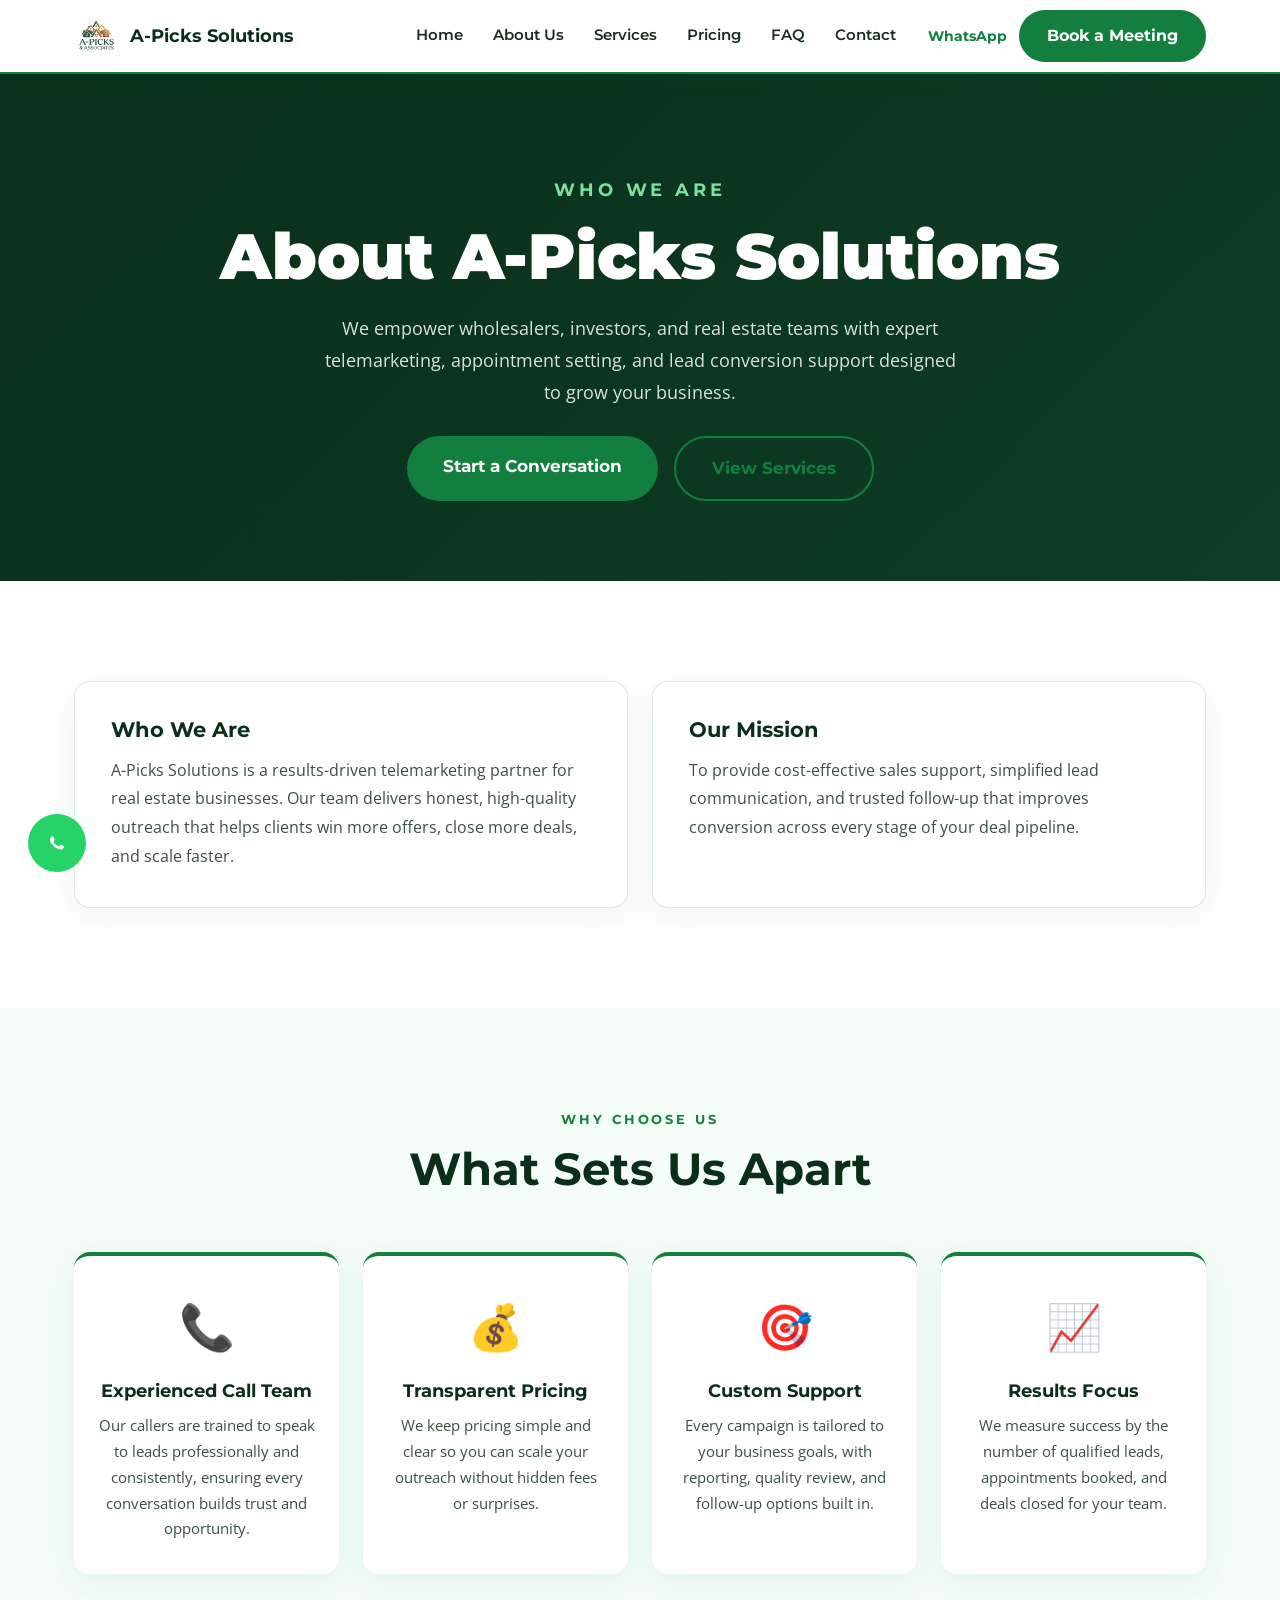
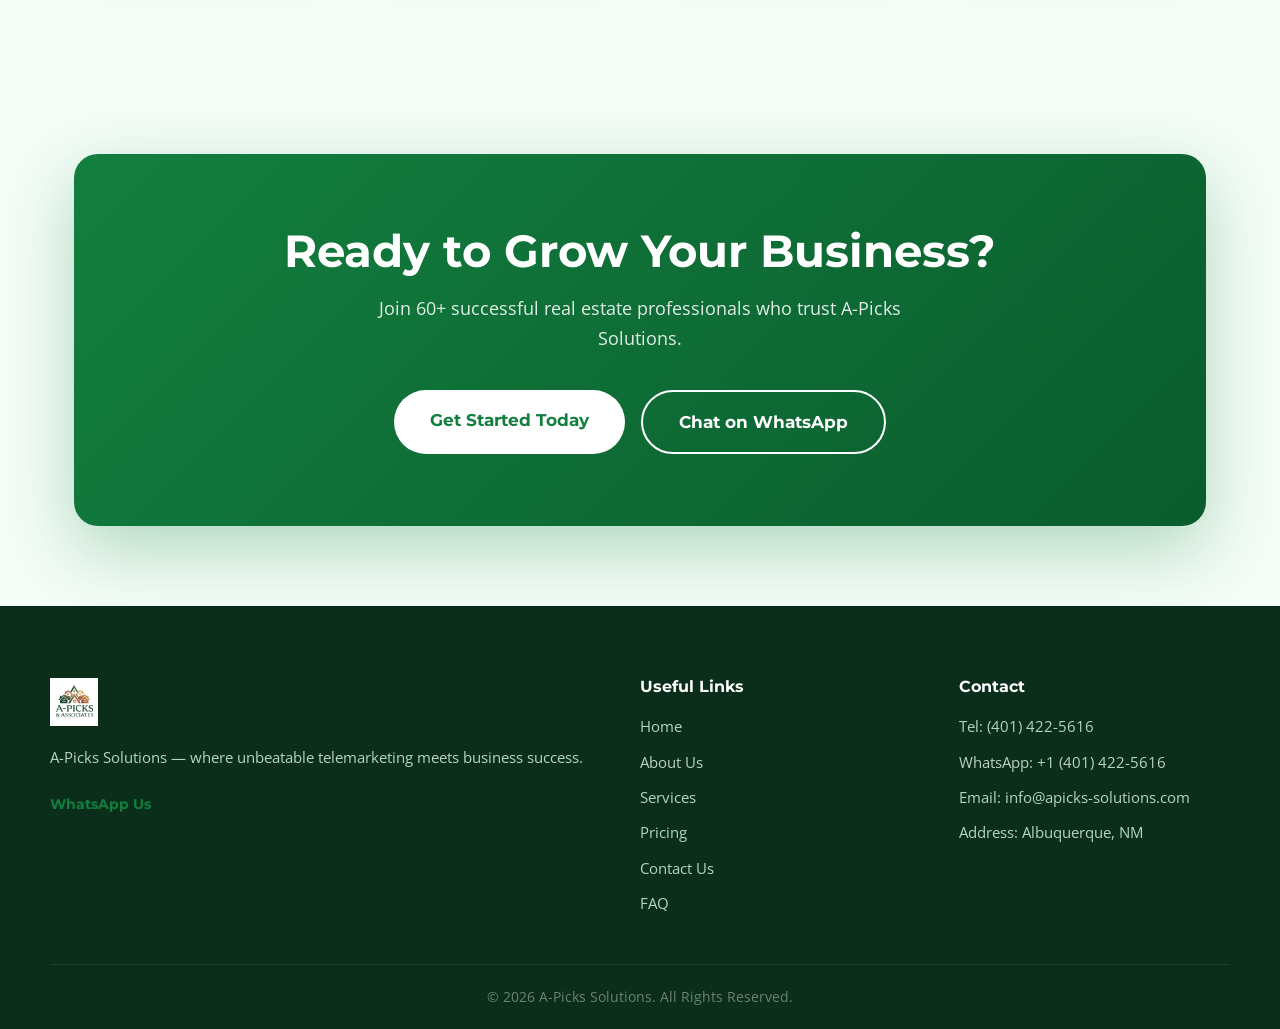
<file: about-us.html>
<!DOCTYPE html>
<html lang="en">
<head>
  <meta charset="utf-8" />
  <meta name="viewport" content="width=device-width, initial-scale=1.0" />
  <title>About A-Picks Solutions | Real Estate Telemarketing and Sales Support</title>
  <meta name="description" content="Learn how A-Picks Solutions supports wholesalers and investors with expert calling, appointment setting, and acquisition management." />
  <meta name="robots" content="index, follow" />
  <link rel="preconnect" href="https://fonts.googleapis.com" />
  <link rel="preconnect" href="https://fonts.gstatic.com" crossorigin />
  <link href="https://fonts.googleapis.com/css2?family=Montserrat:wght@400;600;700;900&family=Open+Sans:wght@400;600&display=swap" rel="stylesheet" />
  <link rel="stylesheet" href="style.css" />
</head>
<body>

  <header id="site-header">
    <div class="header-inner">
      <div class="logo">
        <img src="40032cae-659b-45c8-bc1c-b05bab68e783.jpg" alt="A-Picks Solutions logo" class="brand-logo" />
        <span class="logo-text">A-Picks Solutions</span>
      </div>
      <nav class="main-nav" id="mainNav">
        <a href="/">Home</a>
        <a href="/about-us">About Us</a>
        <a href="/services">Services</a>
        <a href="/pricing">Pricing</a>
        <a href="/fqa">FAQ</a>
        <a href="/contact-us">Contact</a>
      </nav>
      <div class="header-actions">
        <a href="https://wa.me/14014225616" target="_blank" class="wa-link">WhatsApp</a>
        <a class="btn-primary" href="/contact-us">Book a Meeting</a>
      </div>
      <button class="nav-toggle" id="navToggle" aria-label="Open menu">
        <span class="bar"></span><span class="bar"></span><span class="bar"></span>
      </button>
    </div>
  </header>

  <!-- PAGE HERO -->
  <section class="page-hero-section">
    <div class="container">
      <p class="section-eyebrow">Who We Are</p>
      <h1>About A-Picks Solutions</h1>
      <p>We empower wholesalers, investors, and real estate teams with expert telemarketing, appointment setting, and lead conversion support designed to grow your business.</p>
      <div class="hero-btns" style="margin-top:28px;">
        <a class="btn-primary btn-lg" href="/contact-us">Start a Conversation</a>
        <a class="btn-outline-green btn-lg" href="/services">View Services</a>
      </div>
    </div>
  </section>

  <!-- WHO WE ARE -->
  <section class="what-section">
    <div class="container">
      <div class="about-grid">
        <div class="contact-card animate-on-scroll">
          <h3>Who We Are</h3>
          <p>A-Picks Solutions is a results-driven telemarketing partner for real estate businesses. Our team delivers honest, high-quality outreach that helps clients win more offers, close more deals, and scale faster.</p>
        </div>
        <div class="contact-card animate-on-scroll">
          <h3>Our Mission</h3>
          <p>To provide cost-effective sales support, simplified lead communication, and trusted follow-up that improves conversion across every stage of your deal pipeline.</p>
        </div>
      </div>
    </div>
  </section>

  <!-- WHY CHOOSE US -->
  <section class="why-section">
    <div class="container">
      <div class="section-head">
        <p class="section-eyebrow">Why Choose Us</p>
        <h2>What Sets Us Apart</h2>
      </div>
      <div class="why-grid">
        <div class="why-card animate-on-scroll">
          <div class="why-icon">📞</div>
          <h3>Experienced Call Team</h3>
          <p>Our callers are trained to speak to leads professionally and consistently, ensuring every conversation builds trust and opportunity.</p>
        </div>
        <div class="why-card animate-on-scroll">
          <div class="why-icon">💰</div>
          <h3>Transparent Pricing</h3>
          <p>We keep pricing simple and clear so you can scale your outreach without hidden fees or surprises.</p>
        </div>
        <div class="why-card animate-on-scroll">
          <div class="why-icon">🎯</div>
          <h3>Custom Support</h3>
          <p>Every campaign is tailored to your business goals, with reporting, quality review, and follow-up options built in.</p>
        </div>
        <div class="why-card animate-on-scroll">
          <div class="why-icon">📈</div>
          <h3>Results Focus</h3>
          <p>We measure success by the number of qualified leads, appointments booked, and deals closed for your team.</p>
        </div>
      </div>
    </div>
  </section>

  <!-- CTA -->
  <section class="cta-section">
    <div class="container">
      <div class="cta-box">
        <h2>Ready to Grow Your Business?</h2>
        <p>Join 60+ successful real estate professionals who trust A-Picks Solutions.</p>
        <div class="cta-btns">
          <a href="/contact-us" class="btn-primary btn-lg">Get Started Today</a>
          <a href="https://wa.me/14014225616" target="_blank" class="btn-outline btn-lg">Chat on WhatsApp</a>
        </div>
      </div>
    </div>
  </section>

  <footer>
    <div class="footer-inner">
      <div class="footer-brand">
        <img src="40032cae-659b-45c8-bc1c-b05bab68e783.jpg" alt="A-Picks Solutions" class="footer-logo" />
        <p>A-Picks Solutions &#8212; where unbeatable telemarketing meets business success.</p>
        <a href="https://wa.me/14014225616" target="_blank" class="wa-link">WhatsApp Us</a>
      </div>
      <div class="footer-links">
        <h4>Useful Links</h4>
        <a href="/">Home</a>
        <a href="/about-us">About Us</a>
        <a href="/services">Services</a>
        <a href="/pricing">Pricing</a>
        <a href="/contact-us">Contact Us</a>
        <a href="/fqa">FAQ</a>
      </div>
      <div class="footer-contact">
        <h4>Contact</h4>
        <p>Tel: (401) 422-5616</p>
        <p>WhatsApp: +1 (401) 422-5616</p>
        <p>Email: info@apicks-solutions.com</p>
        <p>Address: Albuquerque, NM</p>
      </div>
    </div>
    <div class="footer-bottom">
      <p>&#169; 2026 A-Picks Solutions. All Rights Reserved.</p>
    </div>
  </footer>

  <a class="whatsapp-float" href="https://wa.me/14014225616" target="_blank" aria-label="Chat on WhatsApp">
    <svg viewBox="0 0 24 24" xmlns="http://www.w3.org/2000/svg"><path d="M17.472 14.382c-.297-.149-1.758-.867-2.03-.967-.273-.099-.472-.148-.672.149-.198.297-.768.966-.94 1.164-.173.198-.347.223-.644.075-.297-.149-1.255-.462-2.39-1.475-.883-.788-1.48-1.761-1.653-2.059-.173-.297-.018-.458.13-.606.134-.133.297-.347.446-.52.149-.174.198-.297.298-.495.099-.198.05-.372-.025-.521-.075-.149-.672-1.612-.92-2.207-.242-.579-.487-.5-.672-.51l-.573-.01c-.198 0-.52.074-.792.372-.273.297-1.042 1.017-1.042 2.479 0 1.462 1.066 2.875 1.213 3.074.149.198 2.1 3.2 5.076 4.487.709.306 1.262.489 1.693.626.712.226 1.36.194 1.872.118.571-.084 1.758-.719 2.006-1.413.248-.694.248-1.289.173-1.414-.074-.124-.272-.198-.57-.347z"/></svg>
  </a>

  <script src="script.js"></script>
</body>
</html>
</file>
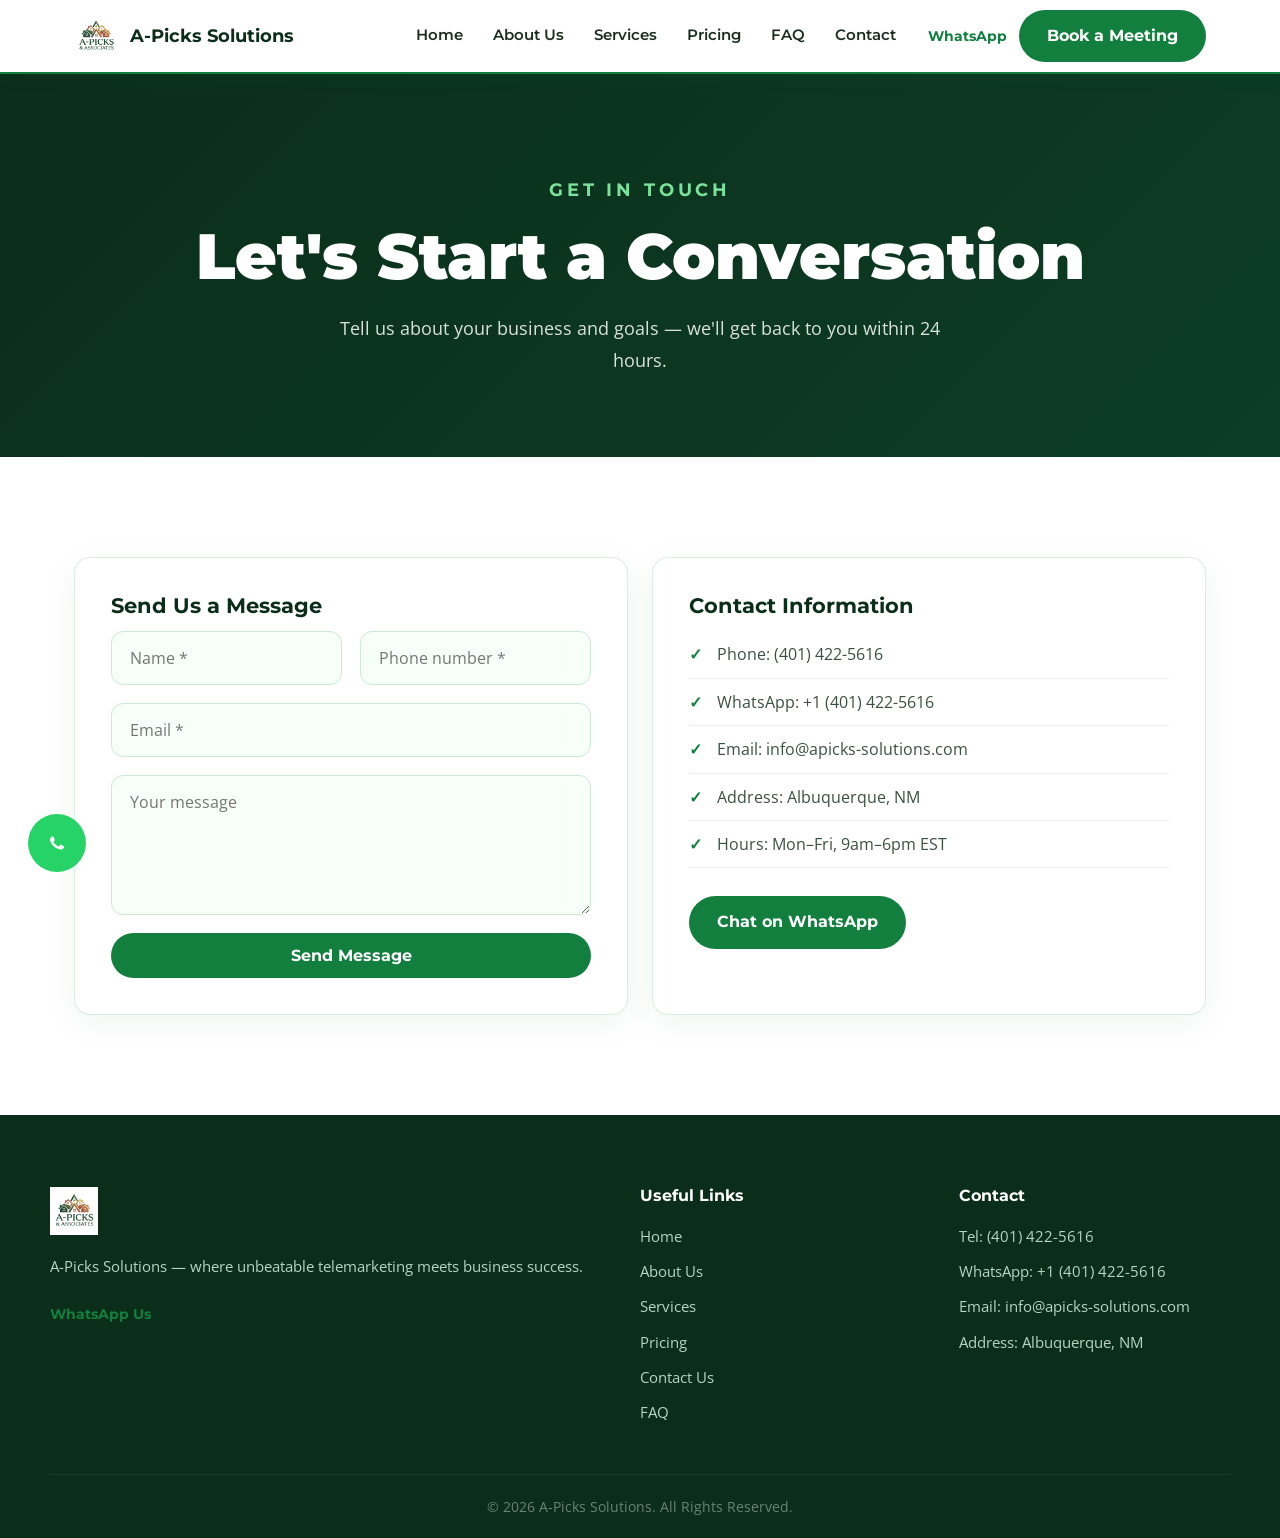
<file: contact-us.html>
<!DOCTYPE html>
<html lang="en">
<head>
  <meta charset="utf-8" />
  <meta name="viewport" content="width=device-width, initial-scale=1.0" />
  <title>Contact Us | A-Picks Solutions</title>
  <meta name="description" content="Get in touch with A-Picks Solutions for real estate cold calling, appointment setting, and acquisition support." />
  <meta name="robots" content="index, follow" />
  <link rel="preconnect" href="https://fonts.googleapis.com" />
  <link rel="preconnect" href="https://fonts.gstatic.com" crossorigin />
  <link href="https://fonts.googleapis.com/css2?family=Montserrat:wght@400;600;700;900&family=Open+Sans:wght@400;600&display=swap" rel="stylesheet" />
  <link rel="stylesheet" href="style.css" />
</head>
<body>

  <header id="site-header">
    <div class="header-inner">
      <div class="logo">
        <img src="40032cae-659b-45c8-bc1c-b05bab68e783.jpg" alt="A-Picks Solutions logo" class="brand-logo" />
        <span class="logo-text">A-Picks Solutions</span>
      </div>
      <nav class="main-nav" id="mainNav">
        <a href="/">Home</a>
        <a href="/about-us">About Us</a>
        <a href="/services">Services</a>
        <a href="/pricing">Pricing</a>
        <a href="/fqa">FAQ</a>
        <a href="/contact-us">Contact</a>
      </nav>
      <div class="header-actions">
        <a href="https://wa.me/14014225616" target="_blank" class="wa-link">WhatsApp</a>
        <a class="btn-primary" href="/contact-us">Book a Meeting</a>
      </div>
      <button class="nav-toggle" id="navToggle" aria-label="Open menu">
        <span class="bar"></span><span class="bar"></span><span class="bar"></span>
      </button>
    </div>
  </header>

  <section class="page-hero-section">
    <div class="container">
      <p class="section-eyebrow">Get In Touch</p>
      <h1>Let's Start a Conversation</h1>
      <p>Tell us about your business and goals — we'll get back to you within 24 hours.</p>
    </div>
  </section>

  <section class="what-section">
    <div class="container">
      <div class="about-grid">
        <div class="contact-card animate-on-scroll">
          <h3>Send Us a Message</h3>
          <form class="contact-form" action="https://formspree.io/f/mbdeqevq" method="POST">
            <input type="hidden" name="_subject" value="New Message from A-Picks Solutions" />
            <div class="form-row">
              <input name="name" type="text" placeholder="Name *" required />
              <input name="phone" type="tel" placeholder="Phone number *" required />
            </div>
            <input name="email" type="email" placeholder="Email *" required />
            <textarea name="message" placeholder="Your message" required></textarea>
            <button type="submit" class="btn-primary">Send Message</button>
          </form>
        </div>
        <div class="contact-card animate-on-scroll">
          <h3>Contact Information</h3>
          <ul class="mission-list">
            <li>Phone: (401) 422-5616</li>
            <li>WhatsApp: +1 (401) 422-5616</li>
            <li>Email: info@apicks-solutions.com</li>
            <li>Address: Albuquerque, NM</li>
            <li>Hours: Mon&ndash;Fri, 9am&ndash;6pm EST</li>
          </ul>
          <a href="https://wa.me/14014225616" target="_blank" class="btn-primary" style="margin-top:20px;display:inline-block;">Chat on WhatsApp</a>
        </div>
      </div>
    </div>
  </section>

  <footer>
    <div class="footer-inner">
      <div class="footer-brand">
        <img src="40032cae-659b-45c8-bc1c-b05bab68e783.jpg" alt="A-Picks Solutions" class="footer-logo" />
        <p>A-Picks Solutions &#8212; where unbeatable telemarketing meets business success.</p>
        <a href="https://wa.me/14014225616" target="_blank" class="wa-link">WhatsApp Us</a>
      </div>
      <div class="footer-links">
        <h4>Useful Links</h4>
        <a href="/">Home</a>
        <a href="/about-us">About Us</a>
        <a href="/services">Services</a>
        <a href="/pricing">Pricing</a>
        <a href="/contact-us">Contact Us</a>
        <a href="/fqa">FAQ</a>
      </div>
      <div class="footer-contact">
        <h4>Contact</h4>
        <p>Tel: (401) 422-5616</p>
        <p>WhatsApp: +1 (401) 422-5616</p>
        <p>Email: info@apicks-solutions.com</p>
        <p>Address: Albuquerque, NM</p>
      </div>
    </div>
    <div class="footer-bottom">
      <p>&#169; 2026 A-Picks Solutions. All Rights Reserved.</p>
    </div>
  </footer>

  <a class="whatsapp-float" href="https://wa.me/14014225616" target="_blank" aria-label="Chat on WhatsApp">
    <svg viewBox="0 0 24 24" xmlns="http://www.w3.org/2000/svg"><path d="M17.472 14.382c-.297-.149-1.758-.867-2.03-.967-.273-.099-.472-.148-.672.149-.198.297-.768.966-.94 1.164-.173.198-.347.223-.644.075-.297-.149-1.255-.462-2.39-1.475-.883-.788-1.48-1.761-1.653-2.059-.173-.297-.018-.458.13-.606.134-.133.297-.347.446-.52.149-.174.198-.297.298-.495.099-.198.05-.372-.025-.521-.075-.149-.672-1.612-.92-2.207-.242-.579-.487-.5-.672-.51l-.573-.01c-.198 0-.52.074-.792.372-.273.297-1.042 1.017-1.042 2.479 0 1.462 1.066 2.875 1.213 3.074.149.198 2.1 3.2 5.076 4.487.709.306 1.262.489 1.693.626.712.226 1.36.194 1.872.118.571-.084 1.758-.719 2.006-1.413.248-.694.248-1.289.173-1.414-.074-.124-.272-.198-.57-.347z"/></svg>
  </a>

  <script src="script.js"></script>
</body>
</html>
</file>
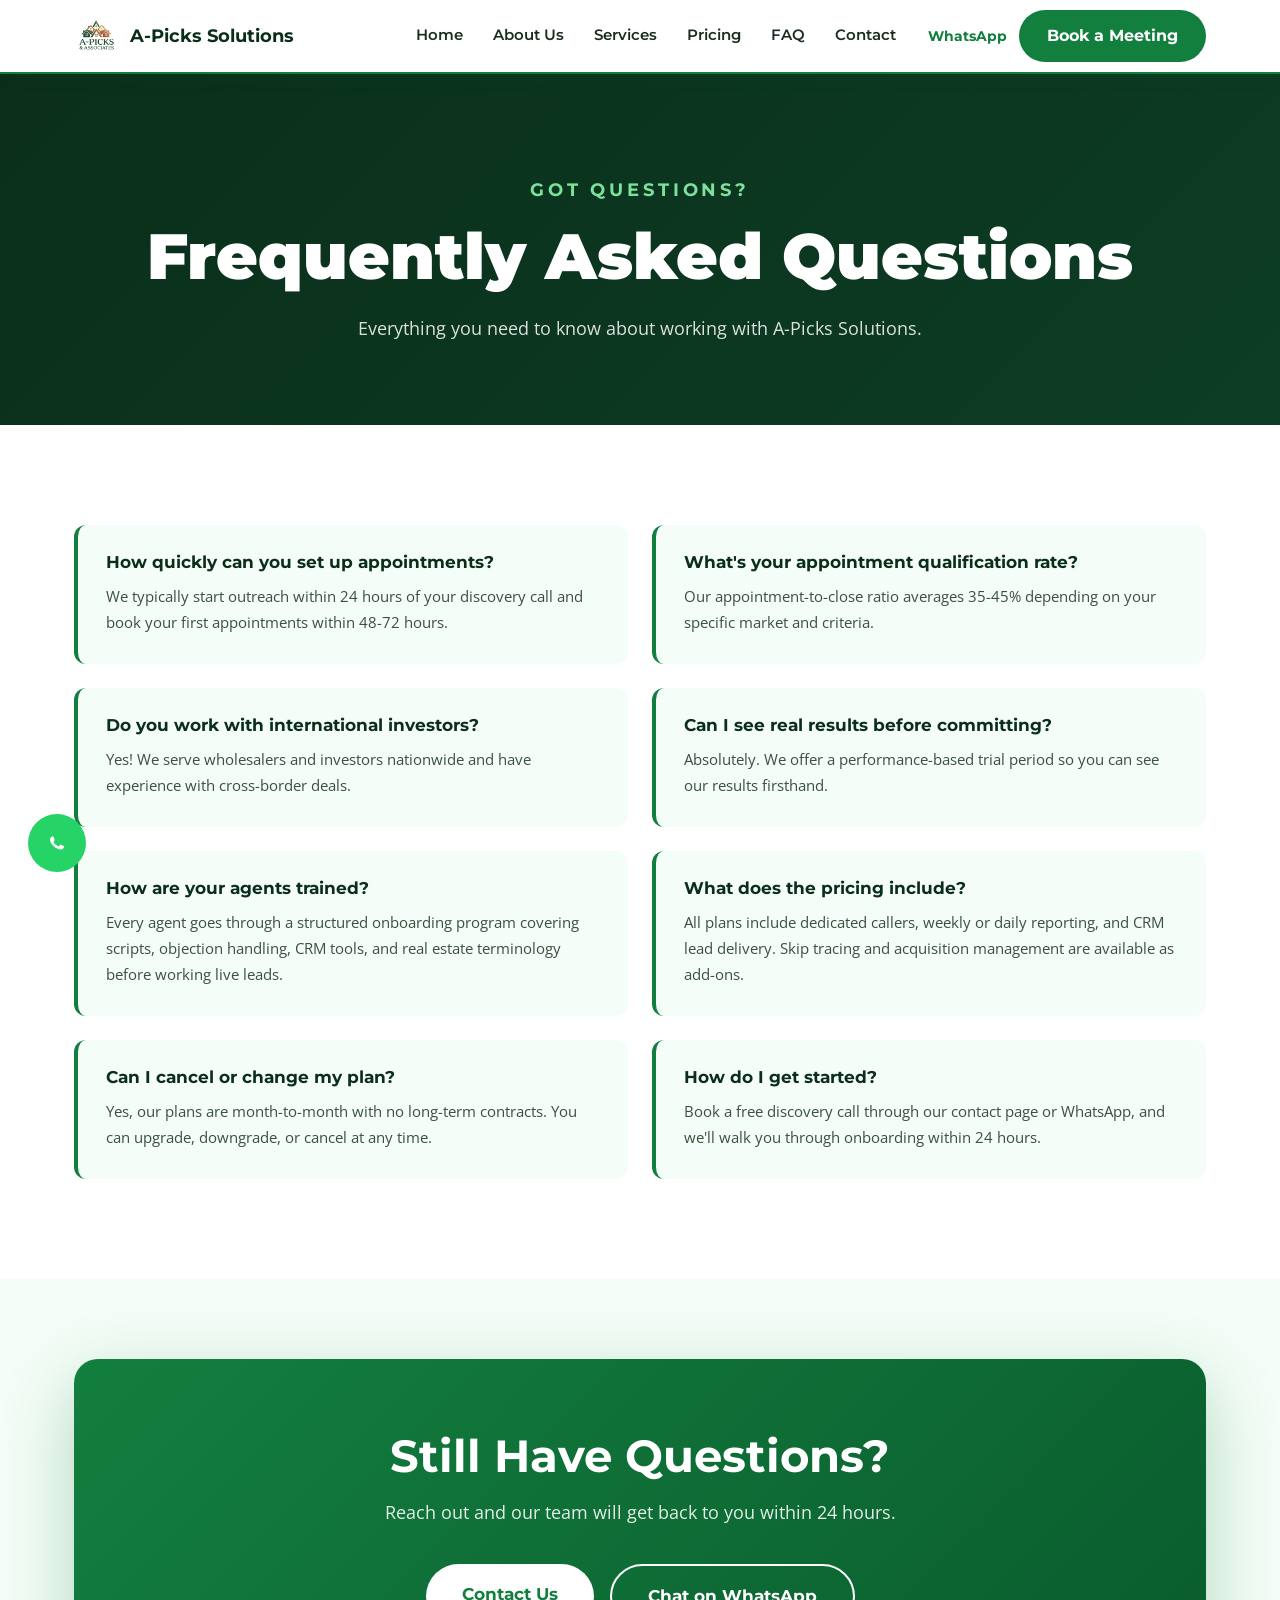
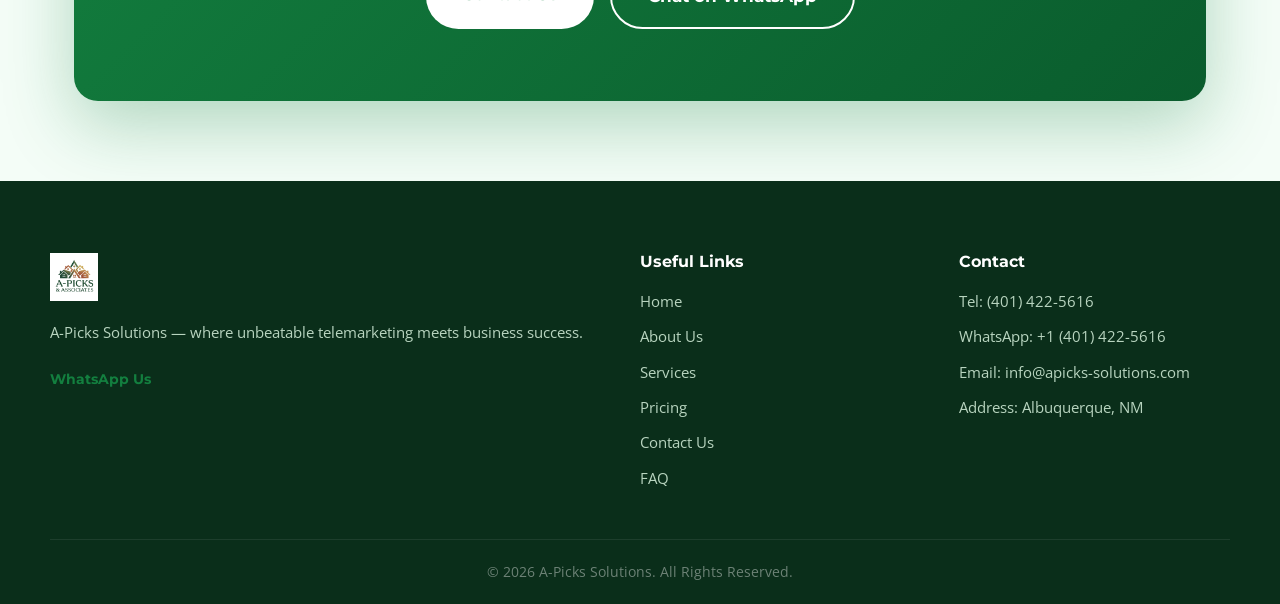
<file: fqa.html>
<!DOCTYPE html>
<html lang="en">
<head>
  <meta charset="utf-8" />
  <meta name="viewport" content="width=device-width, initial-scale=1.0" />
  <title>FAQ | A-Picks Solutions</title>
  <meta name="description" content="Frequently asked questions about A-Picks Solutions' real estate cold calling, appointment setting, and acquisition support services." />
  <meta name="robots" content="index, follow" />
  <link rel="preconnect" href="https://fonts.googleapis.com" />
  <link rel="preconnect" href="https://fonts.gstatic.com" crossorigin />
  <link href="https://fonts.googleapis.com/css2?family=Montserrat:wght@400;600;700;900&family=Open+Sans:wght@400;600&display=swap" rel="stylesheet" />
  <link rel="stylesheet" href="style.css" />
</head>
<body>

  <header id="site-header">
    <div class="header-inner">
      <div class="logo">
        <img src="40032cae-659b-45c8-bc1c-b05bab68e783.jpg" alt="A-Picks Solutions logo" class="brand-logo" />
        <span class="logo-text">A-Picks Solutions</span>
      </div>
      <nav class="main-nav" id="mainNav">
        <a href="/">Home</a>
        <a href="/about-us">About Us</a>
        <a href="/services">Services</a>
        <a href="/pricing">Pricing</a>
        <a href="/fqa">FAQ</a>
        <a href="/contact-us">Contact</a>
      </nav>
      <div class="header-actions">
        <a href="https://wa.me/14014225616" target="_blank" class="wa-link">WhatsApp</a>
        <a class="btn-primary" href="/contact-us">Book a Meeting</a>
      </div>
      <button class="nav-toggle" id="navToggle" aria-label="Open menu">
        <span class="bar"></span><span class="bar"></span><span class="bar"></span>
      </button>
    </div>
  </header>

  <section class="page-hero-section">
    <div class="container">
      <p class="section-eyebrow">Got Questions?</p>
      <h1>Frequently Asked Questions</h1>
      <p>Everything you need to know about working with A-Picks Solutions.</p>
    </div>
  </section>

  <section class="faq-section">
    <div class="container">
      <div class="faq-grid">
        <div class="faq-item animate-on-scroll">
          <h4>How quickly can you set up appointments?</h4>
          <p>We typically start outreach within 24 hours of your discovery call and book your first appointments within 48-72 hours.</p>
        </div>
        <div class="faq-item animate-on-scroll">
          <h4>What's your appointment qualification rate?</h4>
          <p>Our appointment-to-close ratio averages 35-45% depending on your specific market and criteria.</p>
        </div>
        <div class="faq-item animate-on-scroll">
          <h4>Do you work with international investors?</h4>
          <p>Yes! We serve wholesalers and investors nationwide and have experience with cross-border deals.</p>
        </div>
        <div class="faq-item animate-on-scroll">
          <h4>Can I see real results before committing?</h4>
          <p>Absolutely. We offer a performance-based trial period so you can see our results firsthand.</p>
        </div>
        <div class="faq-item animate-on-scroll">
          <h4>How are your agents trained?</h4>
          <p>Every agent goes through a structured onboarding program covering scripts, objection handling, CRM tools, and real estate terminology before working live leads.</p>
        </div>
        <div class="faq-item animate-on-scroll">
          <h4>What does the pricing include?</h4>
          <p>All plans include dedicated callers, weekly or daily reporting, and CRM lead delivery. Skip tracing and acquisition management are available as add-ons.</p>
        </div>
        <div class="faq-item animate-on-scroll">
          <h4>Can I cancel or change my plan?</h4>
          <p>Yes, our plans are month-to-month with no long-term contracts. You can upgrade, downgrade, or cancel at any time.</p>
        </div>
        <div class="faq-item animate-on-scroll">
          <h4>How do I get started?</h4>
          <p>Book a free discovery call through our contact page or WhatsApp, and we'll walk you through onboarding within 24 hours.</p>
        </div>
      </div>
    </div>
  </section>

  <section class="cta-section">
    <div class="container">
      <div class="cta-box">
        <h2>Still Have Questions?</h2>
        <p>Reach out and our team will get back to you within 24 hours.</p>
        <div class="cta-btns">
          <a href="/contact-us" class="btn-primary btn-lg">Contact Us</a>
          <a href="https://wa.me/14014225616" target="_blank" class="btn-outline btn-lg">Chat on WhatsApp</a>
        </div>
      </div>
    </div>
  </section>

  <footer>
    <div class="footer-inner">
      <div class="footer-brand">
        <img src="40032cae-659b-45c8-bc1c-b05bab68e783.jpg" alt="A-Picks Solutions" class="footer-logo" />
        <p>A-Picks Solutions &#8212; where unbeatable telemarketing meets business success.</p>
        <a href="https://wa.me/14014225616" target="_blank" class="wa-link">WhatsApp Us</a>
      </div>
      <div class="footer-links">
        <h4>Useful Links</h4>
        <a href="/">Home</a>
        <a href="/about-us">About Us</a>
        <a href="/services">Services</a>
        <a href="/pricing">Pricing</a>
        <a href="/contact-us">Contact Us</a>
        <a href="/fqa">FAQ</a>
      </div>
      <div class="footer-contact">
        <h4>Contact</h4>
        <p>Tel: (401) 422-5616</p>
        <p>WhatsApp: +1 (401) 422-5616</p>
        <p>Email: info@apicks-solutions.com</p>
        <p>Address: Albuquerque, NM</p>
      </div>
    </div>
    <div class="footer-bottom">
      <p>&#169; 2026 A-Picks Solutions. All Rights Reserved.</p>
    </div>
  </footer>

  <a class="whatsapp-float" href="https://wa.me/14014225616" target="_blank" aria-label="Chat on WhatsApp">
    <svg viewBox="0 0 24 24" xmlns="http://www.w3.org/2000/svg"><path d="M17.472 14.382c-.297-.149-1.758-.867-2.03-.967-.273-.099-.472-.148-.672.149-.198.297-.768.966-.94 1.164-.173.198-.347.223-.644.075-.297-.149-1.255-.462-2.39-1.475-.883-.788-1.48-1.761-1.653-2.059-.173-.297-.018-.458.13-.606.134-.133.297-.347.446-.52.149-.174.198-.297.298-.495.099-.198.05-.372-.025-.521-.075-.149-.672-1.612-.92-2.207-.242-.579-.487-.5-.672-.51l-.573-.01c-.198 0-.52.074-.792.372-.273.297-1.042 1.017-1.042 2.479 0 1.462 1.066 2.875 1.213 3.074.149.198 2.1 3.2 5.076 4.487.709.306 1.262.489 1.693.626.712.226 1.36.194 1.872.118.571-.084 1.758-.719 2.006-1.413.248-.694.248-1.289.173-1.414-.074-.124-.272-.198-.57-.347z"/></svg>
  </a>

  <script src="script.js"></script>
</body>
</html>
</file>
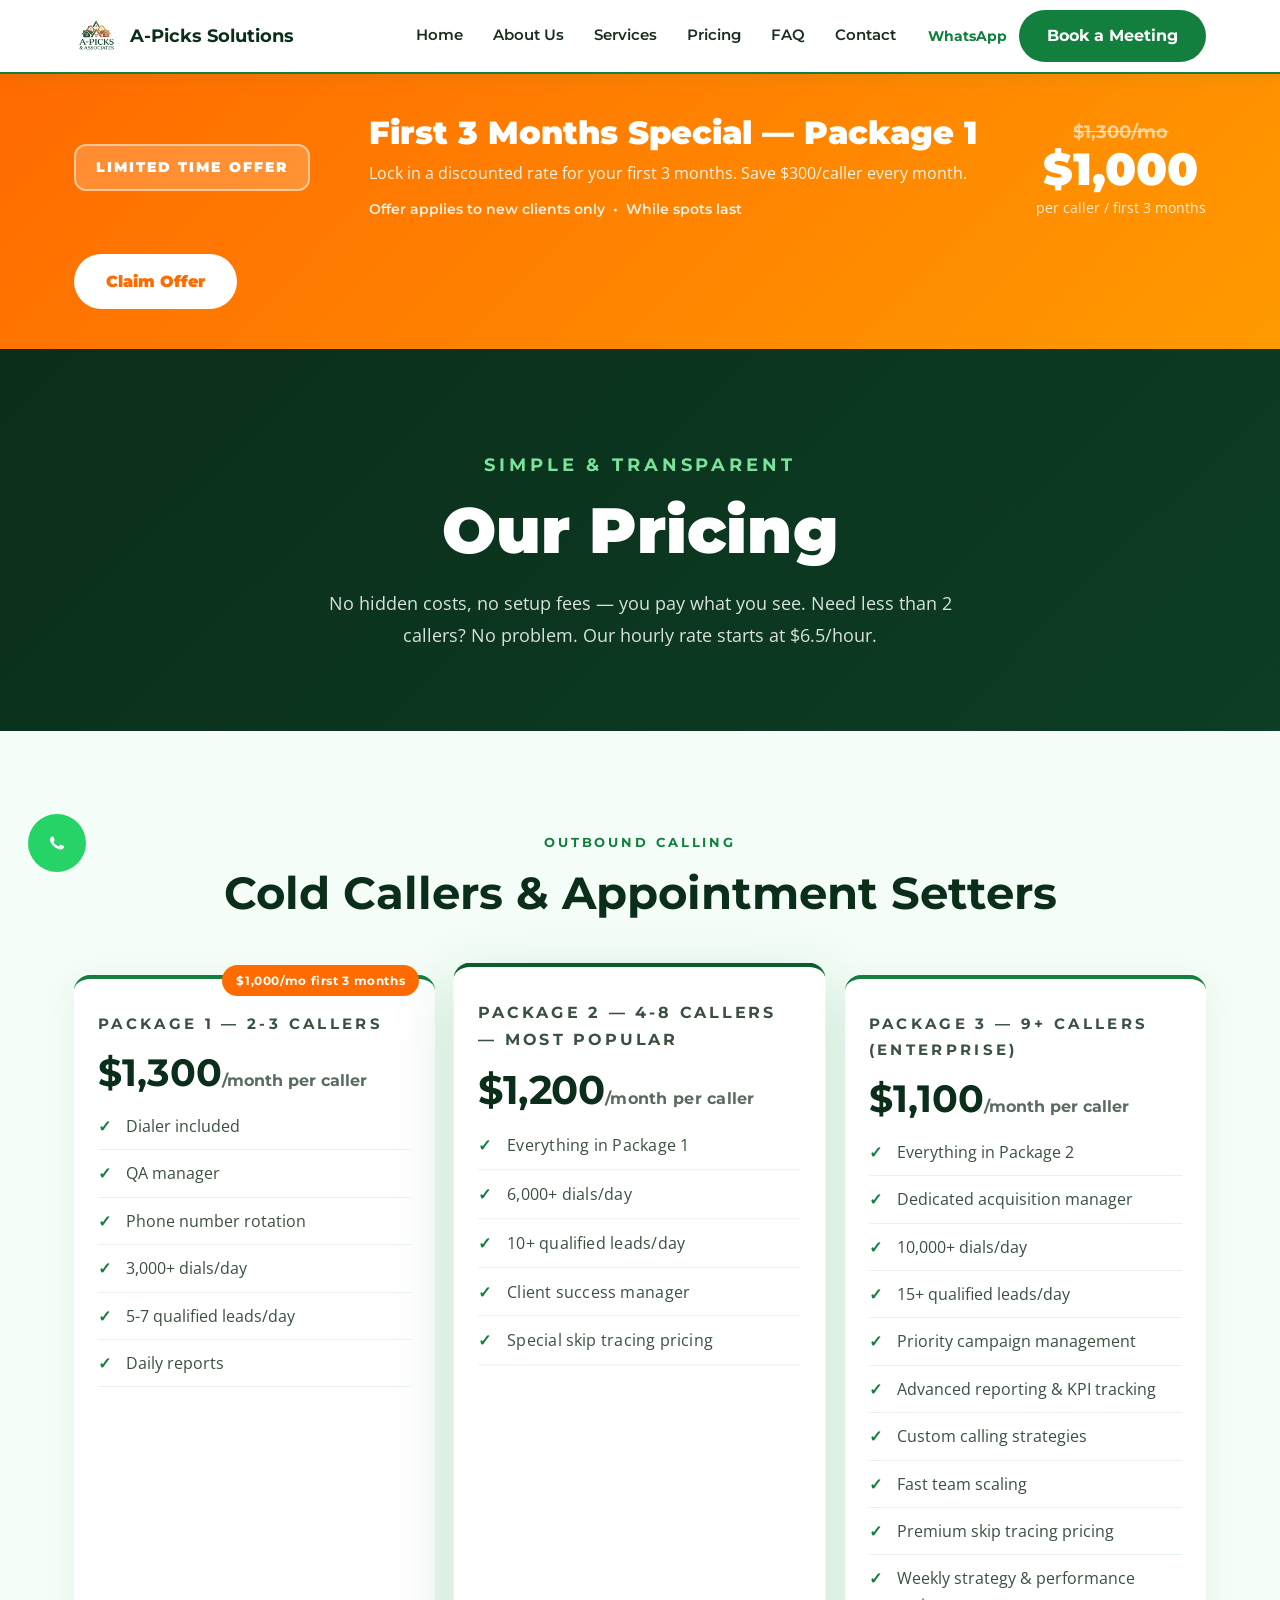
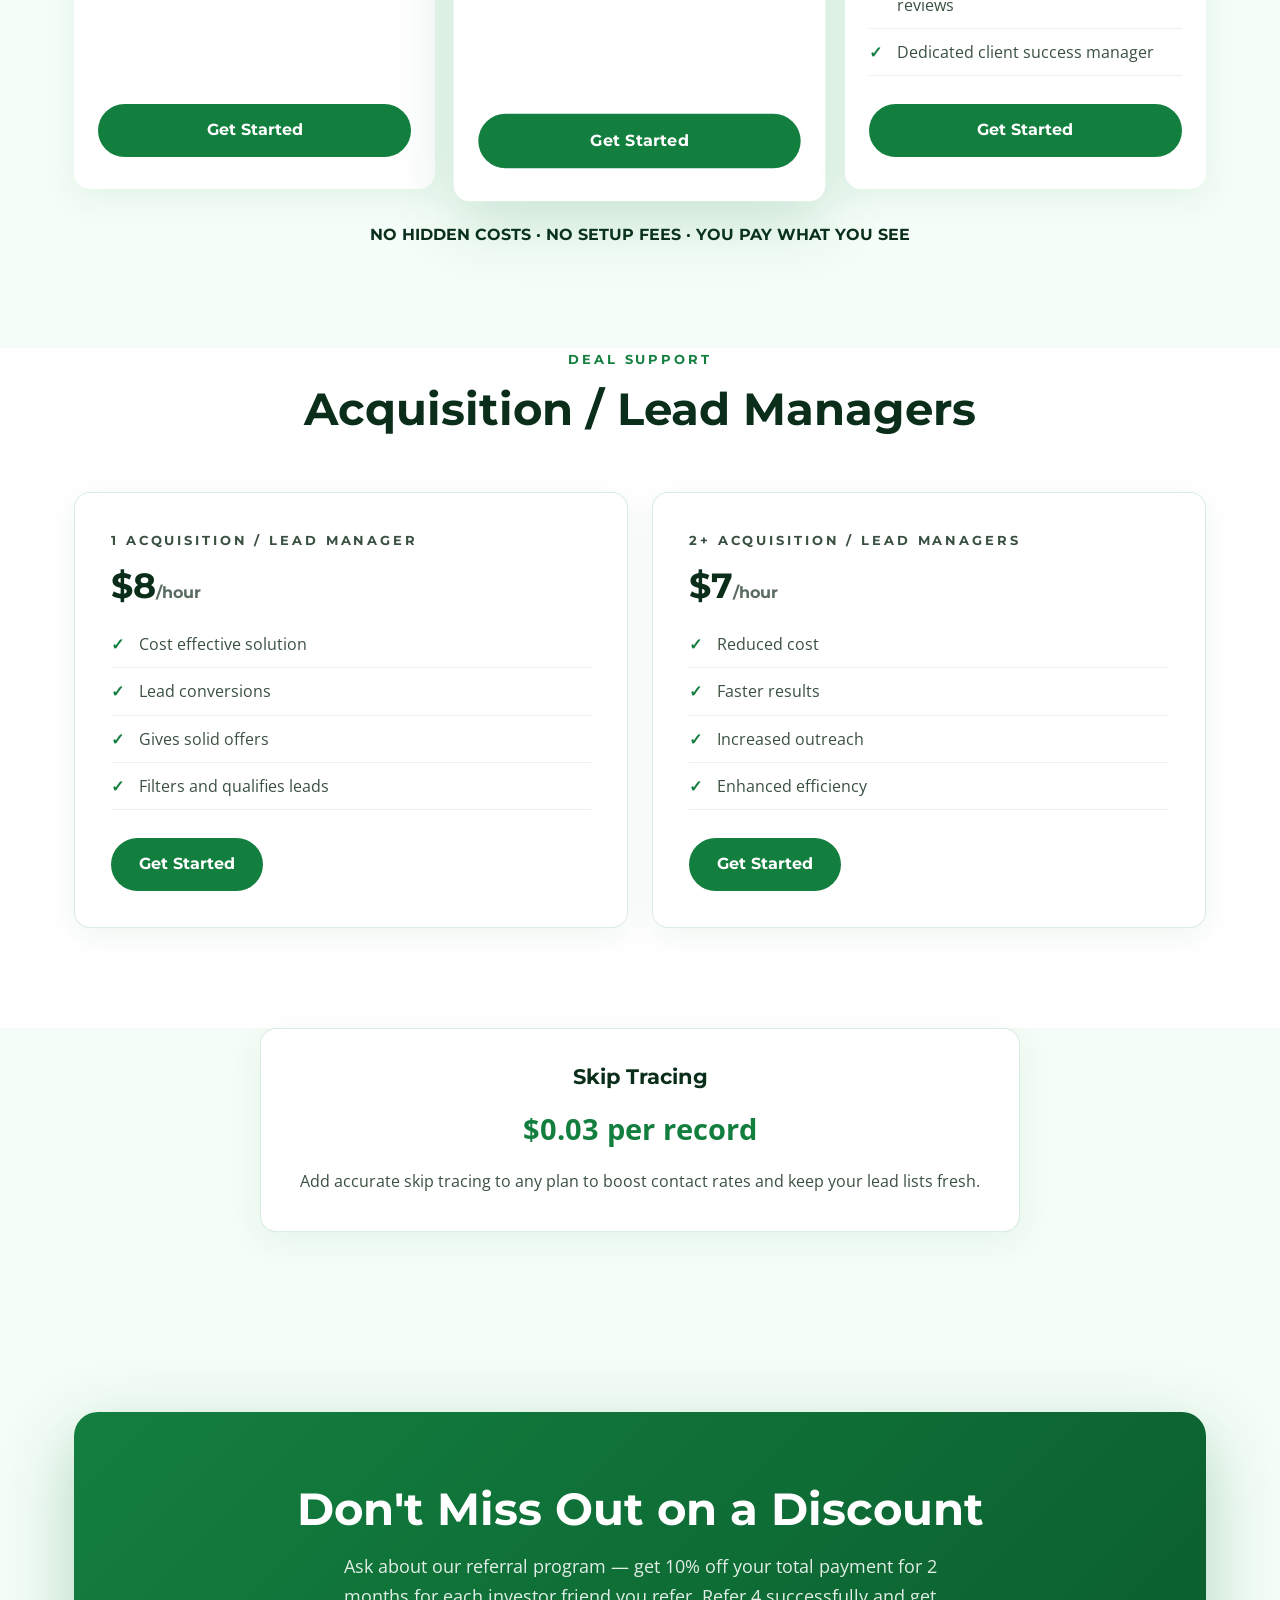
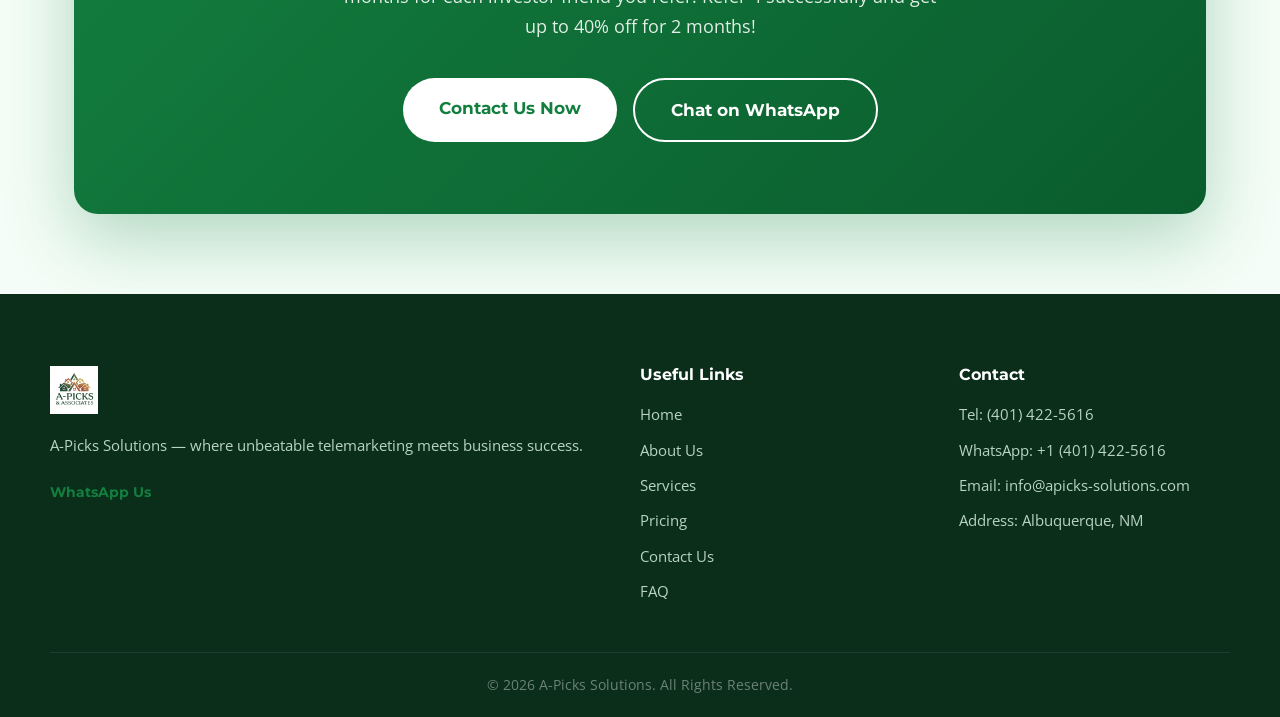
<file: pricing.html>
<!DOCTYPE html>
<html lang="en">
<head>
  <meta charset="utf-8" />
  <meta name="viewport" content="width=device-width, initial-scale=1.0" />
  <title>Pricing | A-Picks Solutions</title>
  <meta name="description" content="Simple, transparent pricing for real estate cold calling, appointment setting, acquisition managers, and skip tracing from A-Picks Solutions." />
  <meta name="robots" content="index, follow" />
  <link rel="preconnect" href="https://fonts.googleapis.com" />
  <link rel="preconnect" href="https://fonts.gstatic.com" crossorigin />
  <link href="https://fonts.googleapis.com/css2?family=Montserrat:wght@400;600;700;900&family=Open+Sans:wght@400;600&display=swap" rel="stylesheet" />
  <link rel="stylesheet" href="style.css" />
  <style>
    .promo-banner {
      background: linear-gradient(135deg, #ff6b00 0%, #ff9a00 100%);
      padding: 0;
      overflow: hidden;
    }
    .promo-inner {
      max-width: 1180px;
      margin: 0 auto;
      padding: 40px 24px;
      display: flex;
      align-items: center;
      justify-content: space-between;
      gap: 32px;
      flex-wrap: wrap;
    }
    .promo-badge {
      background: rgba(255,255,255,0.2);
      border: 2px solid rgba(255,255,255,0.5);
      border-radius: 12px;
      padding: 10px 20px;
      color: #fff;
      font-family: 'Montserrat', sans-serif;
      font-weight: 900;
      font-size: 0.85rem;
      letter-spacing: 0.15em;
      text-transform: uppercase;
      flex-shrink: 0;
      white-space: nowrap;
    }
    .promo-text h3 {
      color: #fff;
      font-family: 'Montserrat', sans-serif;
      font-size: clamp(1.4rem, 2.5vw, 2rem);
      font-weight: 900;
      margin-bottom: 8px;
      line-height: 1.2;
    }
    .promo-text p {
      color: rgba(255,255,255,0.92);
      font-size: 1rem;
      margin: 0;
    }
    .promo-pricing {
      text-align: center;
      flex-shrink: 0;
    }
    .promo-pricing .old-price {
      color: rgba(255,255,255,0.6);
      font-family: 'Montserrat', sans-serif;
      font-size: 1.1rem;
      font-weight: 700;
      text-decoration: line-through;
      display: block;
    }
    .promo-pricing .new-price {
      color: #fff;
      font-family: 'Montserrat', sans-serif;
      font-size: 2.8rem;
      font-weight: 900;
      line-height: 1;
      display: block;
    }
    .promo-pricing .price-label {
      color: rgba(255,255,255,0.85);
      font-size: 0.85rem;
      display: block;
      margin-top: 4px;
    }
    .promo-cta {
      display: inline-block;
      background: #fff;
      color: #ff6b00;
      font-family: 'Montserrat', sans-serif;
      font-weight: 900;
      padding: 14px 32px;
      border-radius: 999px;
      font-size: 1rem;
      transition: transform 0.2s, box-shadow 0.2s;
      white-space: nowrap;
      flex-shrink: 0;
    }
    .promo-cta:hover {
      transform: translateY(-2px);
      box-shadow: 0 8px 24px rgba(0,0,0,0.2);
      color: #ff6b00;
    }
    .promo-timer {
      display: flex;
      align-items: center;
      gap: 8px;
      color: rgba(255,255,255,0.9);
      font-family: 'Montserrat', sans-serif;
      font-size: 0.88rem;
      font-weight: 600;
      margin-top: 10px;
    }
    .promo-timer span {
      background: rgba(255,255,255,0.2);
      border-radius: 6px;
      padding: 3px 8px;
      color: #fff;
      font-weight: 700;
    }
    @media (max-width: 768px) {
      .promo-inner { flex-direction: column; text-align: center; }
      .promo-timer { justify-content: center; }
    }
  </style>
</head>
<body>

  <header id="site-header">
    <div class="header-inner">
      <div class="logo">
        <img src="40032cae-659b-45c8-bc1c-b05bab68e783.jpg" alt="A-Picks Solutions logo" class="brand-logo" />
        <span class="logo-text">A-Picks Solutions</span>
      </div>
      <nav class="main-nav" id="mainNav">
        <a href="/">Home</a>
        <a href="/about-us">About Us</a>
        <a href="/services">Services</a>
        <a href="/pricing">Pricing</a>
        <a href="/fqa">FAQ</a>
        <a href="/contact-us">Contact</a>
      </nav>
      <div class="header-actions">
        <a href="https://wa.me/14014225616" target="_blank" class="wa-link">WhatsApp</a>
        <a class="btn-primary" href="/contact-us">Book a Meeting</a>
      </div>
      <button class="nav-toggle" id="navToggle" aria-label="Open menu">
        <span class="bar"></span><span class="bar"></span><span class="bar"></span>
      </button>
    </div>
  </header>

  <!-- PROMO BANNER -->
  <section class="promo-banner">
    <div class="promo-inner">
      <div class="promo-badge">Limited Time Offer</div>
      <div class="promo-text">
        <h3>First 3 Months Special — Package 1</h3>
        <p>Lock in a discounted rate for your first 3 months. Save $300/caller every month.</p>
        <div class="promo-timer">
          Offer applies to new clients only &nbsp;•&nbsp; While spots last
        </div>
      </div>
      <div class="promo-pricing">
        <span class="old-price">$1,300/mo</span>
        <span class="new-price">$1,000</span>
        <span class="price-label">per caller / first 3 months</span>
      </div>
      <a href="/contact-us" class="promo-cta">Claim Offer</a>
    </div>
  </section>

  <section class="page-hero-section">
    <div class="container">
      <p class="section-eyebrow">Simple &amp; Transparent</p>
      <h1>Our Pricing</h1>
      <p>No hidden costs, no setup fees — you pay what you see. Need less than 2 callers? No problem. Our hourly rate starts at $6.5/hour.</p>
    </div>
  </section>

  <!-- COLD CALLERS / APPOINTMENT SETTERS -->
  <section class="why-section">
    <div class="container">
      <div class="section-head">
        <p class="section-eyebrow">Outbound Calling</p>
        <h2>Cold Callers &amp; Appointment Setters</h2>
      </div>
      <div class="why-grid" style="grid-template-columns: repeat(3, 1fr); align-items:stretch;">

        <div class="why-card animate-on-scroll" style="text-align:left;display:flex;flex-direction:column;position:relative;">
          <!-- Promo tag on Package 1 -->
          <div style="position:absolute;top:-14px;right:16px;background:#ff6b00;color:#fff;font-family:'Montserrat',sans-serif;font-weight:700;font-size:0.78rem;padding:5px 14px;border-radius:999px;letter-spacing:0.05em;">
            $1,000/mo first 3 months
          </div>
          <p class="section-eyebrow">Package 1 &mdash; 2-3 Callers</p>
          <h3 style="font-size:2.4rem;color:#0a2e1a;margin-bottom:8px;">$1,300<span style="font-size:1rem;color:#5a6b60;">/month per caller</span></h3>
          <ul class="mission-list" style="flex:1;">
            <li>Dialer included</li>
            <li>QA manager</li>
            <li>Phone number rotation</li>
            <li>3,000+ dials/day</li>
            <li>5-7 qualified leads/day</li>
            <li>Daily reports</li>
          </ul>
          <a href="/contact-us" class="btn-primary" style="margin-top:20px;display:inline-block;text-align:center;">Get Started</a>
        </div>

        <div class="why-card animate-on-scroll" style="text-align:left;border-top:4px solid #0a5c2d;transform:scale(1.03);box-shadow:0 20px 60px rgba(19,127,63,0.2);display:flex;flex-direction:column;">
          <p class="section-eyebrow">Package 2 &mdash; 4-8 Callers &mdash; Most Popular</p>
          <h3 style="font-size:2.4rem;color:#0a2e1a;margin-bottom:8px;">$1,200<span style="font-size:1rem;color:#5a6b60;">/month per caller</span></h3>
          <ul class="mission-list" style="flex:1;">
            <li>Everything in Package 1</li>
            <li>6,000+ dials/day</li>
            <li>10+ qualified leads/day</li>
            <li>Client success manager</li>
            <li>Special skip tracing pricing</li>
          </ul>
          <a href="/contact-us" class="btn-primary" style="margin-top:20px;display:inline-block;text-align:center;">Get Started</a>
        </div>

        <div class="why-card animate-on-scroll" style="text-align:left;display:flex;flex-direction:column;">
          <p class="section-eyebrow">Package 3 &mdash; 9+ Callers (Enterprise)</p>
          <h3 style="font-size:2.4rem;color:#0a2e1a;margin-bottom:8px;">$1,100<span style="font-size:1rem;color:#5a6b60;">/month per caller</span></h3>
          <ul class="mission-list" style="flex:1;">
            <li>Everything in Package 2</li>
            <li>Dedicated acquisition manager</li>
            <li>10,000+ dials/day</li>
            <li>15+ qualified leads/day</li>
            <li>Priority campaign management</li>
            <li>Advanced reporting &amp; KPI tracking</li>
            <li>Custom calling strategies</li>
            <li>Fast team scaling</li>
            <li>Premium skip tracing pricing</li>
            <li>Weekly strategy &amp; performance reviews</li>
            <li>Dedicated client success manager</li>
          </ul>
          <a href="/contact-us" class="btn-primary" style="margin-top:20px;display:inline-block;text-align:center;">Get Started</a>
        </div>

      </div>
      <p style="text-align:center;margin-top:32px;font-weight:700;color:#0a2e1a;font-family:'Montserrat',sans-serif;">
        NO HIDDEN COSTS &middot; NO SETUP FEES &middot; YOU PAY WHAT YOU SEE
      </p>
    </div>
  </section>

  <!-- ACQUISITION -->
  <section class="what-section" style="padding-top:0;">
    <div class="container">
      <div class="section-head">
        <p class="section-eyebrow">Deal Support</p>
        <h2>Acquisition / Lead Managers</h2>
      </div>
      <div class="about-grid">
        <div class="contact-card animate-on-scroll">
          <p class="section-eyebrow">1 Acquisition / Lead Manager</p>
          <h3 style="font-size:2.2rem;color:#0a2e1a;margin-bottom:14px;">$8<span style="font-size:1rem;color:#5a6b60;">/hour</span></h3>
          <ul class="mission-list">
            <li>Cost effective solution</li>
            <li>Lead conversions</li>
            <li>Gives solid offers</li>
            <li>Filters and qualifies leads</li>
          </ul>
          <a href="/contact-us" class="btn-primary" style="margin-top:20px;display:inline-block;">Get Started</a>
        </div>
        <div class="contact-card animate-on-scroll">
          <p class="section-eyebrow">2+ Acquisition / Lead Managers</p>
          <h3 style="font-size:2.2rem;color:#0a2e1a;margin-bottom:14px;">$7<span style="font-size:1rem;color:#5a6b60;">/hour</span></h3>
          <ul class="mission-list">
            <li>Reduced cost</li>
            <li>Faster results</li>
            <li>Increased outreach</li>
            <li>Enhanced efficiency</li>
          </ul>
          <a href="/contact-us" class="btn-primary" style="margin-top:20px;display:inline-block;">Get Started</a>
        </div>
      </div>
    </div>
  </section>

  <!-- SKIP TRACING -->
  <section class="why-section" style="padding-top:0;">
    <div class="container">
      <div class="contact-card animate-on-scroll" style="text-align:center;max-width:760px;margin:0 auto;">
        <h3>Skip Tracing</h3>
        <p style="font-size:1.8rem;color:#137f3f;font-weight:700;margin:12px 0;">$0.03 per record</p>
        <p>Add accurate skip tracing to any plan to boost contact rates and keep your lead lists fresh.</p>
      </div>
    </div>
  </section>

  <!-- REFERRAL CTA -->
  <section class="cta-section">
    <div class="container">
      <div class="cta-box">
        <h2>Don't Miss Out on a Discount</h2>
        <p>Ask about our referral program — get 10% off your total payment for 2 months for each investor friend you refer. Refer 4 successfully and get up to 40% off for 2 months!</p>
        <div class="cta-btns">
          <a href="/contact-us" class="btn-primary btn-lg">Contact Us Now</a>
          <a href="https://wa.me/14014225616" target="_blank" class="btn-outline btn-lg">Chat on WhatsApp</a>
        </div>
      </div>
    </div>
  </section>

  <footer>
    <div class="footer-inner">
      <div class="footer-brand">
        <img src="40032cae-659b-45c8-bc1c-b05bab68e783.jpg" alt="A-Picks Solutions" class="footer-logo" />
        <p>A-Picks Solutions &#8212; where unbeatable telemarketing meets business success.</p>
        <a href="https://wa.me/14014225616" target="_blank" class="wa-link">WhatsApp Us</a>
      </div>
      <div class="footer-links">
        <h4>Useful Links</h4>
        <a href="/">Home</a>
        <a href="/about-us">About Us</a>
        <a href="/services">Services</a>
        <a href="/pricing">Pricing</a>
        <a href="/contact-us">Contact Us</a>
        <a href="/fqa">FAQ</a>
      </div>
      <div class="footer-contact">
        <h4>Contact</h4>
        <p>Tel: (401) 422-5616</p>
        <p>WhatsApp: +1 (401) 422-5616</p>
        <p>Email: info@apicks-solutions.com</p>
        <p>Address: Albuquerque, NM</p>
      </div>
    </div>
    <div class="footer-bottom">
      <p>&#169; 2026 A-Picks Solutions. All Rights Reserved.</p>
    </div>
  </footer>

  <a class="whatsapp-float" href="https://wa.me/14014225616" target="_blank" aria-label="Chat on WhatsApp">
    <svg viewBox="0 0 24 24" xmlns="http://www.w3.org/2000/svg"><path d="M17.472 14.382c-.297-.149-1.758-.867-2.03-.967-.273-.099-.472-.148-.672.149-.198.297-.768.966-.94 1.164-.173.198-.347.223-.644.075-.297-.149-1.255-.462-2.39-1.475-.883-.788-1.48-1.761-1.653-2.059-.173-.297-.018-.458.13-.606.134-.133.297-.347.446-.52.149-.174.198-.297.298-.495.099-.198.05-.372-.025-.521-.075-.149-.672-1.612-.92-2.207-.242-.579-.487-.5-.672-.51l-.573-.01c-.198 0-.52.074-.792.372-.273.297-1.042 1.017-1.042 2.479 0 1.462 1.066 2.875 1.213 3.074.149.198 2.1 3.2 5.076 4.487.709.306 1.262.489 1.693.626.712.226 1.36.194 1.872.118.571-.084 1.758-.719 2.006-1.413.248-.694.248-1.289.173-1.414-.074-.124-.272-.198-.57-.347z"/></svg>
  </a>

  <script src="script.js"></script>
</body>
</html>
</file>
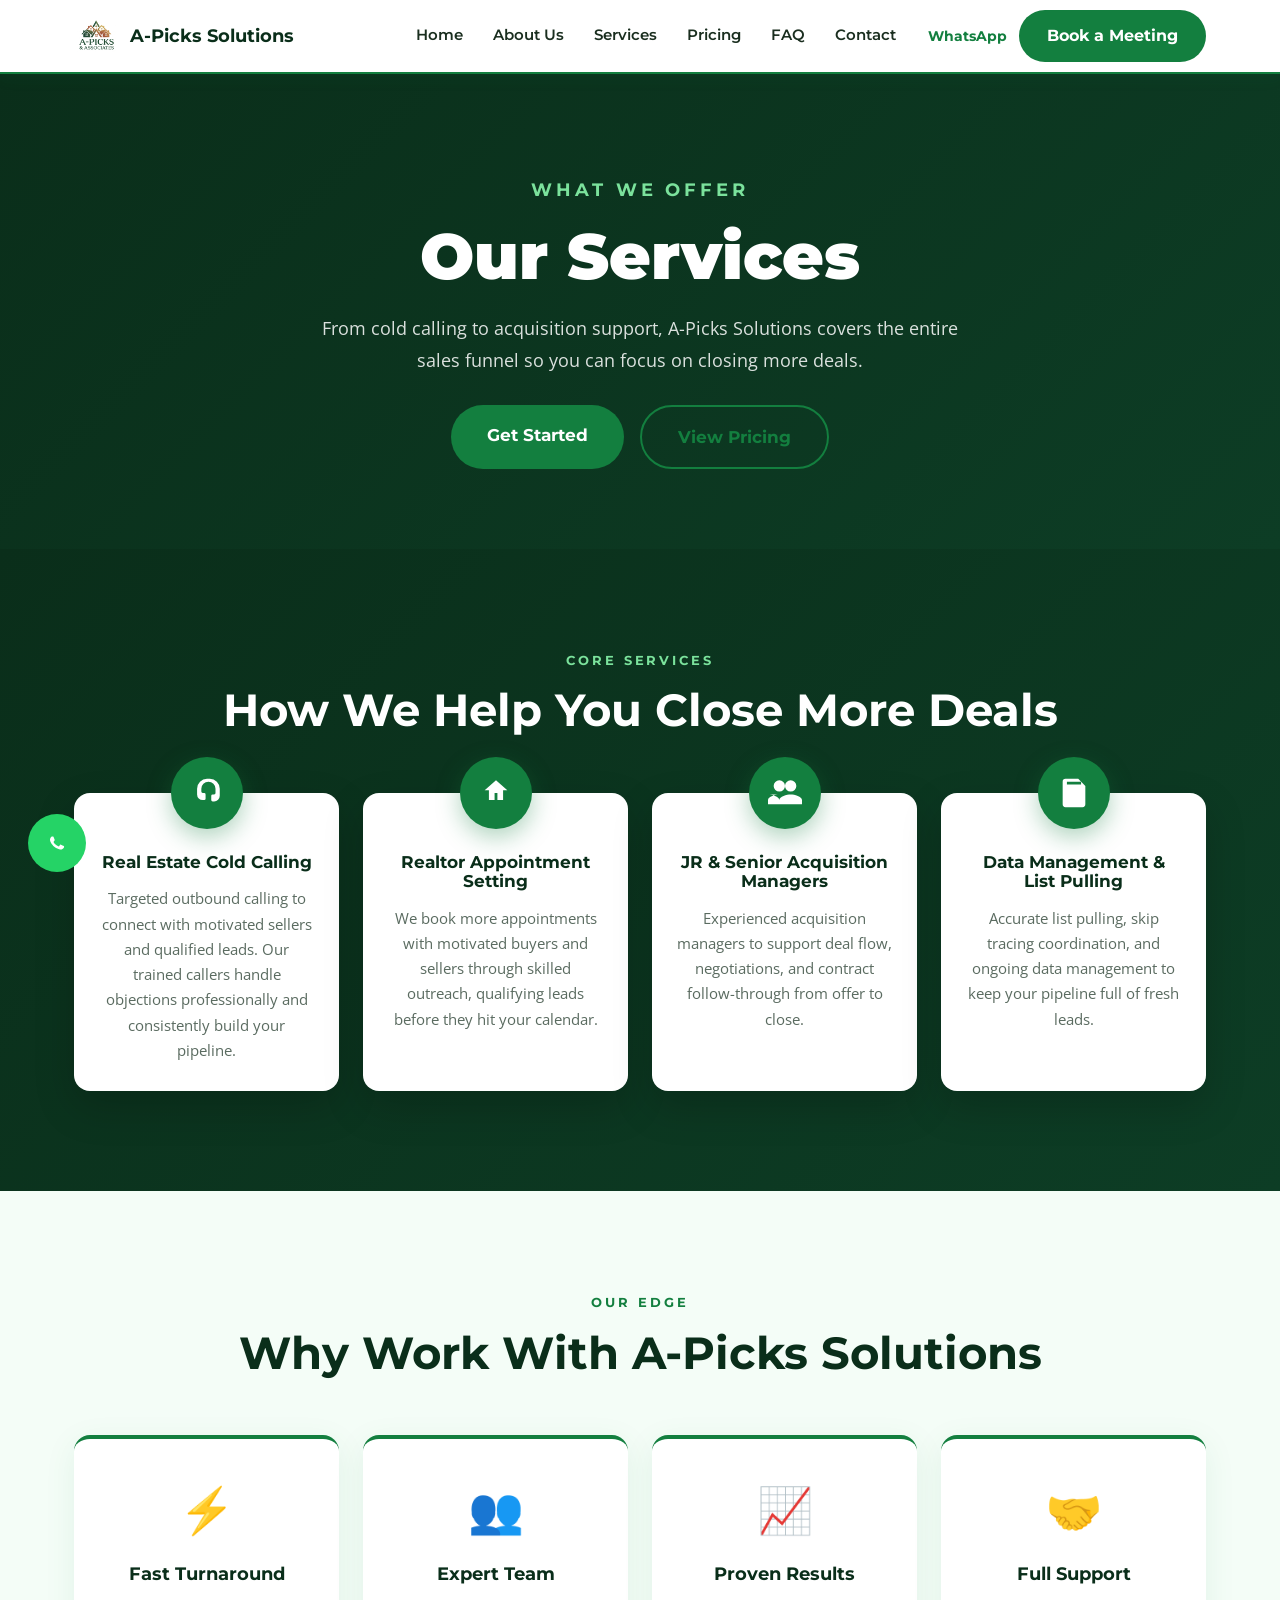
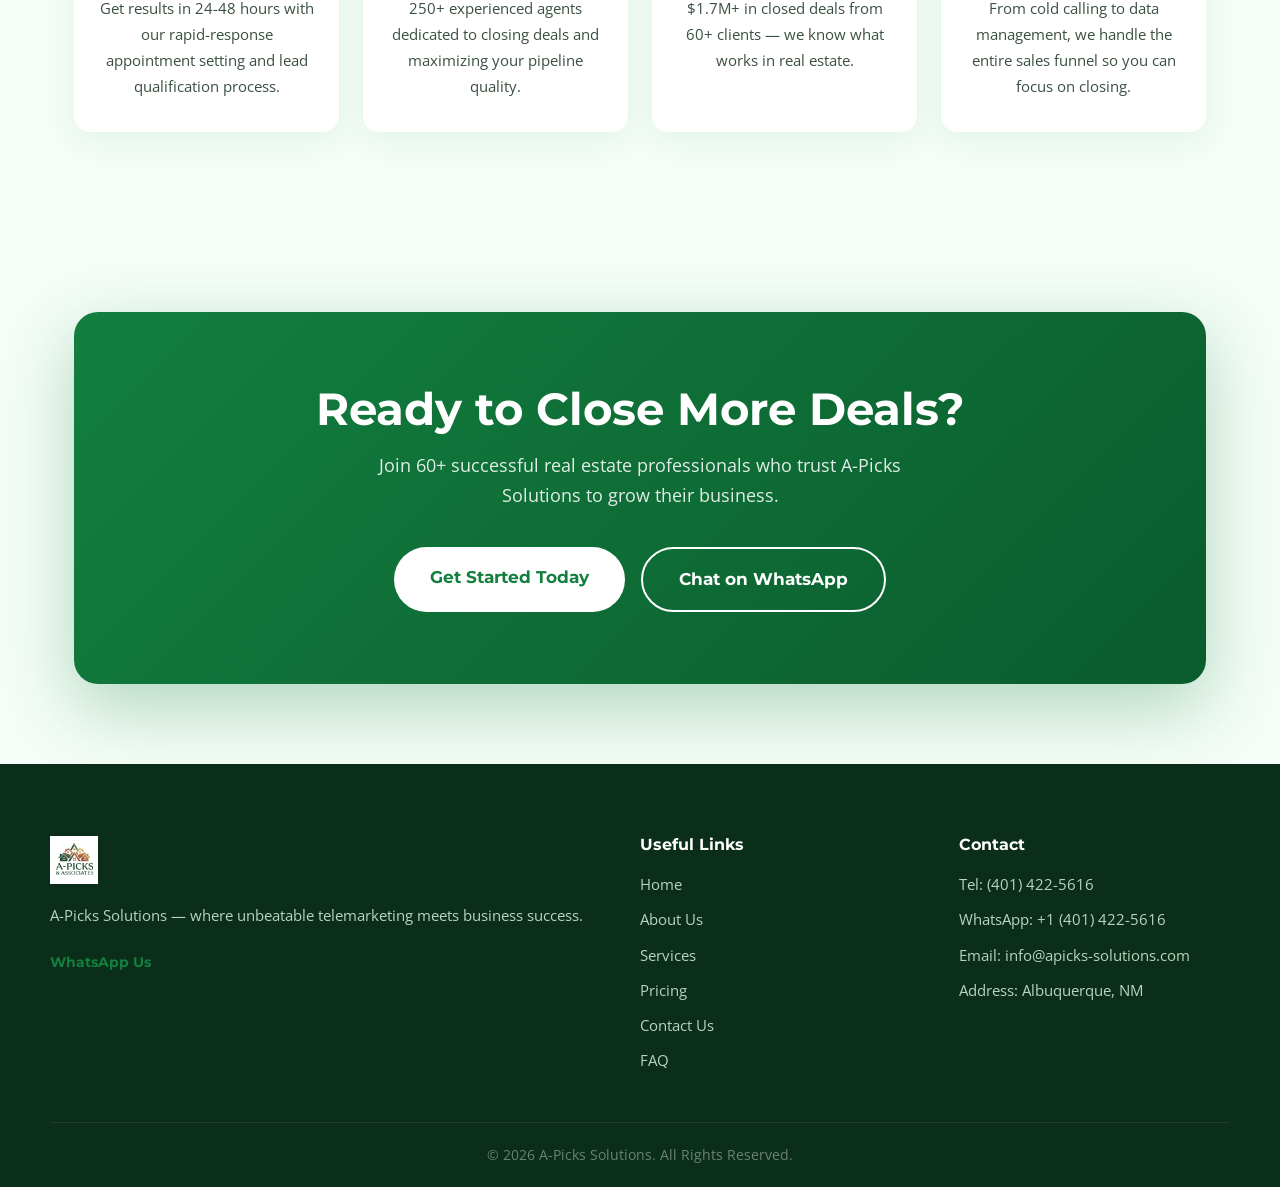
<file: services.html>
<!DOCTYPE html>
<html lang="en">
<head>
  <meta charset="utf-8" />
  <meta name="viewport" content="width=device-width, initial-scale=1.0" />
  <title>Our Services | A-Picks Solutions</title>
  <meta name="description" content="Explore A-Picks Solutions services: real estate cold calling, appointment setting, acquisition management, and data management." />
  <meta name="robots" content="index, follow" />
  <link rel="preconnect" href="https://fonts.googleapis.com" />
  <link rel="preconnect" href="https://fonts.gstatic.com" crossorigin />
  <link href="https://fonts.googleapis.com/css2?family=Montserrat:wght@400;600;700;900&family=Open+Sans:wght@400;600&display=swap" rel="stylesheet" />
  <link rel="stylesheet" href="style.css" />
</head>
<body>

  <header id="site-header">
    <div class="header-inner">
      <div class="logo">
        <img src="40032cae-659b-45c8-bc1c-b05bab68e783.jpg" alt="A-Picks Solutions logo" class="brand-logo" />
        <span class="logo-text">A-Picks Solutions</span>
      </div>
      <nav class="main-nav" id="mainNav">
        <a href="/">Home</a>
        <a href="/about-us">About Us</a>
        <a href="/services">Services</a>
        <a href="/pricing">Pricing</a>
        <a href="/fqa">FAQ</a>
        <a href="/contact-us">Contact</a>
      </nav>
      <div class="header-actions">
        <a href="https://wa.me/14014225616" target="_blank" class="wa-link">WhatsApp</a>
        <a class="btn-primary" href="/contact-us">Book a Meeting</a>
      </div>
      <button class="nav-toggle" id="navToggle" aria-label="Open menu">
        <span class="bar"></span><span class="bar"></span><span class="bar"></span>
      </button>
    </div>
  </header>

  <section class="page-hero-section">
    <div class="container">
      <p class="section-eyebrow">What We Offer</p>
      <h1>Our Services</h1>
      <p>From cold calling to acquisition support, A-Picks Solutions covers the entire sales funnel so you can focus on closing more deals.</p>
      <div class="hero-btns" style="margin-top:28px;">
        <a class="btn-primary btn-lg" href="/contact-us">Get Started</a>
        <a class="btn-outline-green btn-lg" href="/pricing">View Pricing</a>
      </div>
    </div>
  </section>

  <section class="services-section">
    <div class="container">
      <div class="section-head light">
        <p class="section-eyebrow light">Core Services</p>
        <h2>How We Help You Close More Deals</h2>
      </div>
      <div class="services-grid">
        <div class="service-card animate-on-scroll">
          <div class="service-icon">
            <svg viewBox="0 0 24 24" xmlns="http://www.w3.org/2000/svg"><path d="M12 2a7 7 0 00-7 7v4a4 4 0 004 4h1a1 1 0 001-1v-3a1 1 0 00-1-1H9a1 1 0 01-1-1V9a5 5 0 0110 0v3a1 1 0 01-1 1h-1a1 1 0 00-1 1v3a1 1 0 001 1h1a4 4 0 004-4V9a7 7 0 00-7-7z"/></svg>
          </div>
          <h3>Real Estate Cold Calling</h3>
          <p>Targeted outbound calling to connect with motivated sellers and qualified leads. Our trained callers handle objections professionally and consistently build your pipeline.</p>
        </div>
        <div class="service-card animate-on-scroll">
          <div class="service-icon">
            <svg viewBox="0 0 24 24" xmlns="http://www.w3.org/2000/svg"><path d="M12 3l8 7h-3v7h-4v-5H11v5H7v-7H4l8-7z"/></svg>
          </div>
          <h3>Realtor Appointment Setting</h3>
          <p>We book more appointments with motivated buyers and sellers through skilled outreach, qualifying leads before they hit your calendar.</p>
        </div>
        <div class="service-card animate-on-scroll">
          <div class="service-icon">
            <svg viewBox="0 0 24 24" xmlns="http://www.w3.org/2000/svg"><path d="M16 11a4 4 0 110-8 4 4 0 010 8zm-8 0a4 4 0 110-8 4 4 0 010 8zm8 2c-2.67 0-8 1.34-8 4v3h16v-3c0-2.66-5.33-4-8-4zm-8 0c-2.67 0-8 1.34-8 4v3h8v-3c0-2.66-5.33-4-8-4z"/></svg>
          </div>
          <h3>JR &amp; Senior Acquisition Managers</h3>
          <p>Experienced acquisition managers to support deal flow, negotiations, and contract follow-through from offer to close.</p>
        </div>
        <div class="service-card animate-on-scroll">
          <div class="service-icon">
            <svg viewBox="0 0 24 24" xmlns="http://www.w3.org/2000/svg"><path d="M6 2h9l5 5v13a2 2 0 01-2 2H6a2 2 0 01-2-2V4a2 2 0 012-2zm1 2v2h10V4H7zm0 6h10v2H7v-2zm0 4h6v2H7v-2zm0 4h6v2H7v-2z"/></svg>
          </div>
          <h3>Data Management &amp; List Pulling</h3>
          <p>Accurate list pulling, skip tracing coordination, and ongoing data management to keep your pipeline full of fresh leads.</p>
        </div>
      </div>
    </div>
  </section>

  <section class="why-section">
    <div class="container">
      <div class="section-head">
        <p class="section-eyebrow">Our Edge</p>
        <h2>Why Work With A-Picks Solutions</h2>
      </div>
      <div class="why-grid">
        <div class="why-card animate-on-scroll">
          <div class="why-icon">⚡</div>
          <h3>Fast Turnaround</h3>
          <p>Get results in 24-48 hours with our rapid-response appointment setting and lead qualification process.</p>
        </div>
        <div class="why-card animate-on-scroll">
          <div class="why-icon">👥</div>
          <h3>Expert Team</h3>
          <p>250+ experienced agents dedicated to closing deals and maximizing your pipeline quality.</p>
        </div>
        <div class="why-card animate-on-scroll">
          <div class="why-icon">📈</div>
          <h3>Proven Results</h3>
          <p>$1.7M+ in closed deals from 60+ clients — we know what works in real estate.</p>
        </div>
        <div class="why-card animate-on-scroll">
          <div class="why-icon">🤝</div>
          <h3>Full Support</h3>
          <p>From cold calling to data management, we handle the entire sales funnel so you can focus on closing.</p>
        </div>
      </div>
    </div>
  </section>

  <section class="cta-section">
    <div class="container">
      <div class="cta-box">
        <h2>Ready to Close More Deals?</h2>
        <p>Join 60+ successful real estate professionals who trust A-Picks Solutions to grow their business.</p>
        <div class="cta-btns">
          <a href="/contact-us" class="btn-primary btn-lg">Get Started Today</a>
          <a href="https://wa.me/14014225616" target="_blank" class="btn-outline btn-lg">Chat on WhatsApp</a>
        </div>
      </div>
    </div>
  </section>

  <footer>
    <div class="footer-inner">
      <div class="footer-brand">
        <img src="40032cae-659b-45c8-bc1c-b05bab68e783.jpg" alt="A-Picks Solutions" class="footer-logo" />
        <p>A-Picks Solutions &#8212; where unbeatable telemarketing meets business success.</p>
        <a href="https://wa.me/16147144733" target="_blank" class="wa-link">WhatsApp Us</a>
      </div>
      <div class="footer-links">
        <h4>Useful Links</h4>
        <a href="/">Home</a>
        <a href="/about-us">About Us</a>
        <a href="/services">Services</a>
        <a href="/pricing">Pricing</a>
        <a href="/contact-us">Contact Us</a>
        <a href="/fqa">FAQ</a>
      </div>
      <div class="footer-contact">
        <h4>Contact</h4>
        <p>Tel: (401) 422-5616</p>
        <p>WhatsApp: +1 (401) 422-5616</p>
        <p>Email: info@apicks-solutions.com</p>
        <p>Address: Albuquerque, NM</p>
      </div>
    </div>
    <div class="footer-bottom">
      <p>&#169; 2026 A-Picks Solutions. All Rights Reserved.</p>
    </div>
  </footer>

  <a class="whatsapp-float" href="https://wa.me/14014225616" target="_blank" aria-label="Chat on WhatsApp">
    <svg viewBox="0 0 24 24" xmlns="http://www.w3.org/2000/svg"><path d="M17.472 14.382c-.297-.149-1.758-.867-2.03-.967-.273-.099-.472-.148-.672.149-.198.297-.768.966-.94 1.164-.173.198-.347.223-.644.075-.297-.149-1.255-.462-2.39-1.475-.883-.788-1.48-1.761-1.653-2.059-.173-.297-.018-.458.13-.606.134-.133.297-.347.446-.52.149-.174.198-.297.298-.495.099-.198.05-.372-.025-.521-.075-.149-.672-1.612-.92-2.207-.242-.579-.487-.5-.672-.51l-.573-.01c-.198 0-.52.074-.792.372-.273.297-1.042 1.017-1.042 2.479 0 1.462 1.066 2.875 1.213 3.074.149.198 2.1 3.2 5.076 4.487.709.306 1.262.489 1.693.626.712.226 1.36.194 1.872.118.571-.084 1.758-.719 2.006-1.413.248-.694.248-1.289.173-1.414-.074-.124-.272-.198-.57-.347z"/></svg>
  </a>

  <script src="script.js"></script>
</body>
</html>
</file>
<file: style.css>
/* ============================================================
   A-Picks Solutions — Full Redesign CSS
   Colors: Green #137f3f / Dark Green #0a2e1a / White #ffffff
   Font: Montserrat (headings) + Open Sans (body)
   ============================================================ */

*, *::before, *::after { box-sizing: border-box; margin: 0; padding: 0; }

html { scroll-behavior: smooth; }

body {
  font-family: 'Open Sans', Arial, sans-serif;
  background: #ffffff;
  color: #1a2e1f;
  line-height: 1.7;
}

h1, h2, h3, h4 {
  font-family: 'Montserrat', Arial, sans-serif;
  line-height: 1.15;
}

a { color: #137f3f; text-decoration: none; transition: color 0.2s; }
a:hover { color: #0f6030; }

img { max-width: 100%; display: block; }

.container {
  max-width: 1180px;
  margin: 0 auto;
  padding: 0 24px;
}

/* ---- BUTTONS ---- */
.btn-primary {
  display: inline-block;
  background: #137f3f;
  color: #fff;
  font-family: 'Montserrat', sans-serif;
  font-weight: 700;
  padding: 13px 28px;
  border-radius: 999px;
  border: none;
  cursor: pointer;
  transition: background 0.2s, transform 0.2s;
  font-size: 0.97rem;
}
.btn-primary:hover { background: #0f6030; transform: translateY(-2px); color: #fff; }

.btn-outline {
  display: inline-block;
  background: transparent;
  color: #fff;
  font-family: 'Montserrat', sans-serif;
  font-weight: 700;
  padding: 13px 28px;
  border-radius: 999px;
  border: 2px solid #fff;
  cursor: pointer;
  transition: background 0.2s, transform 0.2s;
  font-size: 0.97rem;
}
.btn-outline:hover { background: rgba(255,255,255,0.15); transform: translateY(-2px); color: #fff; }

.btn-outline-green {
  display: inline-block;
  background: transparent;
  color: #137f3f;
  font-family: 'Montserrat', sans-serif;
  font-weight: 700;
  padding: 13px 28px;
  border-radius: 999px;
  border: 2px solid #137f3f;
  cursor: pointer;
  transition: background 0.2s, transform 0.2s;
}
.btn-outline-green:hover { background: #137f3f; color: #fff; transform: translateY(-2px); }

.btn-lg { padding: 16px 36px; font-size: 1.05rem; }

/* ---- HEADER ---- */
#site-header {
  position: sticky;
  top: 0;
  z-index: 100;
  background: #fff;
  border-bottom: 2px solid #137f3f;
  box-shadow: 0 2px 16px rgba(19,127,63,0.1);
}
.header-inner {
  max-width: 1180px;
  margin: 0 auto;
  padding: 0 24px;
  display: flex;
  align-items: center;
  gap: 20px;
  height: 72px;
}
.logo {
  display: flex;
  align-items: center;
  gap: 12px;
  font-family: 'Montserrat', sans-serif;
  font-weight: 700;
  font-size: 1.1rem;
  color: #0a2e1a;
  flex-shrink: 0;
}
.brand-logo { height: 44px; width: auto; }
.main-nav {
  display: flex;
  gap: 6px;
  align-items: center;
  margin-left: auto;
}
.main-nav a {
  color: #1a2e1f;
  font-family: 'Montserrat', sans-serif;
  font-weight: 600;
  font-size: 0.92rem;
  padding: 6px 12px;
  border-radius: 6px;
  transition: background 0.2s, color 0.2s;
}
.main-nav a:hover { background: #f0fef5; color: #137f3f; }
.header-actions {
  display: flex;
  align-items: center;
  gap: 12px;
  flex-shrink: 0;
}
.wa-link {
  color: #137f3f;
  font-family: 'Montserrat', sans-serif;
  font-weight: 700;
  font-size: 0.9rem;
}
.nav-toggle {
  display: none;
  background: none;
  border: none;
  cursor: pointer;
  padding: 8px;
  margin-left: auto;
}
.bar {
  display: block;
  width: 22px;
  height: 2px;
  background: #0a2e1a;
  margin: 5px 0;
  border-radius: 2px;
  transition: all 0.3s;
}

/* ---- HERO ---- */
.hero-section {
  position: relative;
  min-height: 92vh;
  display: flex;
  align-items: center;
  overflow: hidden;
}
.hero-bg {
  position: absolute;
  inset: 0;
}
.hero-slide {
  position: absolute;
  inset: 0;
  background-size: cover;
  background-position: center;
  opacity: 0;
  transition: opacity 1.2s ease;
}
.hero-slide.active { opacity: 1; }
.hero-overlay {
  position: absolute;
  inset: 0;
  background: linear-gradient(120deg, rgba(10,46,26,0.88) 0%, rgba(10,46,26,0.65) 55%, rgba(10,46,26,0.3) 100%);
}
.hero-content {
  position: relative;
  z-index: 2;
  max-width: 760px;
  padding: 60px 48px;
  color: #fff;
}
.hero-eyebrow {
  font-family: 'Montserrat', sans-serif;
  font-weight: 700;
  font-size: 0.85rem;
  letter-spacing: 0.22em;
  text-transform: uppercase;
  color: #7be29c;
  margin-bottom: 20px;
}
.hero-title {
  font-family: 'Montserrat', sans-serif;
  font-weight: 900;
  font-size: clamp(3rem, 6vw, 5.5rem);
  line-height: 1.0;
  color: #fff;
  margin-bottom: 24px;
}
.hero-title .line1 { display: block; }
.hero-title .line2 { display: block; color: #7be29c; }
.hero-title .line3 { display: block; }
.hero-sub {
  font-size: 1.1rem;
  line-height: 1.85;
  color: rgba(255,255,255,0.88);
  max-width: 580px;
  margin-bottom: 36px;
}
.hero-btns { display: flex; gap: 16px; flex-wrap: wrap; }

/* ---- STATS BAR ---- */
.stats-bar {
  background: #137f3f;
  padding: 32px 24px;
}
.stats-inner {
  max-width: 900px;
  margin: 0 auto;
  display: flex;
  align-items: center;
  justify-content: center;
  gap: 0;
}
.stat-item {
  flex: 1;
  text-align: center;
  color: #fff;
  padding: 12px 20px;
}
.stat-item strong {
  font-family: 'Montserrat', sans-serif;
  font-weight: 900;
  font-size: 2.8rem;
  display: inline;
  color: #fff;
}
.stat-item sup {
  font-family: 'Montserrat', sans-serif;
  font-weight: 900;
  font-size: 1.5rem;
  color: #fff;
}
.stat-item span {
  display: block;
  font-size: 0.85rem;
  font-family: 'Montserrat', sans-serif;
  letter-spacing: 0.12em;
  text-transform: uppercase;
  color: rgba(255,255,255,0.8);
  margin-top: 4px;
}
.stat-divider {
  width: 1px;
  height: 60px;
  background: rgba(255,255,255,0.3);
  flex-shrink: 0;
}

/* ---- WHAT WE DO ---- */
.what-section {
  padding: 100px 0;
  background: #fff;
}
.what-grid {
  display: grid;
  grid-template-columns: 1fr 1fr;
  gap: 60px;
  align-items: center;
}
.section-eyebrow {
  font-family: 'Montserrat', sans-serif;
  font-weight: 700;
  font-size: 0.82rem;
  letter-spacing: 0.22em;
  text-transform: uppercase;
  color: #137f3f;
  margin-bottom: 14px;
}
.section-eyebrow.light { color: #7be29c; }
.what-text h2 {
  font-size: clamp(2rem, 3.5vw, 3rem);
  color: #0a2e1a;
  margin-bottom: 20px;
}
.what-text p {
  color: #3a5040;
  margin-bottom: 20px;
  font-size: 1.02rem;
}
.mission-list {
  list-style: none;
  padding: 0;
  margin: 0 0 8px;
}
.mission-list li {
  padding: 10px 0 10px 28px;
  position: relative;
  color: #3a5040;
  border-bottom: 1px solid rgba(19,127,63,0.1);
  font-size: 0.97rem;
}
.mission-list li::before {
  content: '✓';
  position: absolute;
  left: 0;
  color: #137f3f;
  font-weight: 700;
}
.what-images {
  position: relative;
  height: 500px;
}
.what-img-top {
  position: absolute;
  top: 0;
  left: 0;
  width: 75%;
  height: 320px;
  object-fit: cover;
  border-radius: 16px;
  box-shadow: 0 24px 60px rgba(0,0,0,0.15);
}
.what-img-bottom {
  position: absolute;
  bottom: 0;
  right: 0;
  width: 65%;
  height: 260px;
  object-fit: cover;
  border-radius: 16px;
  box-shadow: 0 24px 60px rgba(0,0,0,0.18);
  border: 4px solid #fff;
}

/* ---- WHY US ---- */
.why-section {
  padding: 100px 0;
  background: #f4fdf7;
}
.section-head {
  text-align: center;
  margin-bottom: 56px;
}
.section-head h2 {
  font-size: clamp(2rem, 3.5vw, 2.8rem);
  color: #0a2e1a;
}
.section-head.light h2 { color: #fff; }
.why-grid {
  display: grid;
  grid-template-columns: repeat(4, 1fr);
  gap: 24px;
}
.why-card {
  background: #fff;
  border-radius: 16px;
  padding: 32px 24px;
  text-align: center;
  box-shadow: 0 8px 32px rgba(19,127,63,0.08);
  border-top: 4px solid #137f3f;
  transition: transform 0.3s, box-shadow 0.3s;
}
.why-card:hover {
  transform: translateY(-8px);
  box-shadow: 0 20px 50px rgba(19,127,63,0.15);
}
.why-icon { font-size: 2.8rem; margin-bottom: 16px; }
.why-card h3 { font-size: 1.15rem; color: #0a2e1a; margin-bottom: 12px; }
.why-card p { color: #3a5040; font-size: 0.95rem; line-height: 1.7; }

/* ---- SERVICES ---- */
.services-section {
  padding: 100px 0;
  background: linear-gradient(135deg, #0a2e1a 0%, #0d3d25 100%);
}
.services-grid {
  display: grid;
  grid-template-columns: repeat(4, 1fr);
  gap: 24px;
  margin-top: 0;
}
.service-card {
  background: #fff;
  border-radius: 16px;
  padding: 56px 24px 28px;
  text-align: center;
  position: relative;
  overflow: visible;
  box-shadow: 0 16px 40px rgba(0,0,0,0.18);
  display: flex;
  flex-direction: column;
  gap: 14px;
  transition: transform 0.3s, box-shadow 0.3s;
}
.service-card:hover {
  transform: translateY(-10px);
  box-shadow: 0 28px 60px rgba(0,0,0,0.25);
}
.service-icon {
  width: 72px;
  height: 72px;
  background: #137f3f;
  border-radius: 50%;
  display: flex;
  align-items: center;
  justify-content: center;
  position: absolute;
  top: -36px;
  left: 50%;
  transform: translateX(-50%);
  box-shadow: 0 8px 24px rgba(19,127,63,0.35);
}
.service-icon svg { width: 34px; height: 34px; fill: #fff; }
.service-card h3 { color: #0a2e1a; font-size: 1.05rem; margin-top: 4px; }
.service-card p { color: #5a6b60; font-size: 0.93rem; flex: 1; }
.svc-link {
  color: #137f3f;
  font-family: 'Montserrat', sans-serif;
  font-weight: 700;
  font-size: 0.9rem;
  display: inline-flex;
  align-items: center;
  gap: 6px;
  transition: gap 0.2s;
}
.svc-link:hover { gap: 10px; color: #0f6030; }

/* ---- PROCESS ---- */
.process-section {
  padding: 100px 0;
  background: #fff;
}
.process-grid {
  display: grid;
  grid-template-columns: repeat(4, 1fr);
  gap: 24px;
}
.process-step {
  padding: 32px 24px;
  border-radius: 16px;
  background: #f4fdf7;
  border-left: 4px solid #137f3f;
  transition: transform 0.3s, box-shadow 0.3s;
}
.process-step:hover {
  transform: translateY(-6px);
  box-shadow: 0 12px 36px rgba(19,127,63,0.12);
}
.step-num {
  font-family: 'Montserrat', sans-serif;
  font-weight: 900;
  font-size: 2.8rem;
  color: rgba(19,127,63,0.15);
  line-height: 1;
  margin-bottom: 16px;
}
.process-step h3 { color: #0a2e1a; margin-bottom: 12px; font-size: 1.1rem; }
.process-step p { color: #3a5040; font-size: 0.95rem; }

/* ---- TESTIMONIALS ---- */
.testimonials-section {
  padding: 100px 0;
  background: #f4fdf7;
}
.testimonials-grid {
  display: grid;
  grid-template-columns: repeat(3, 1fr);
  gap: 24px;
}
.testimonial-card {
  background: #fff;
  border-radius: 16px;
  padding: 36px 28px 28px;
  box-shadow: 0 8px 32px rgba(19,127,63,0.08);
  border-bottom: 4px solid #137f3f;
  position: relative;
  transition: transform 0.3s, box-shadow 0.3s;
}
.testimonial-card:hover {
  transform: translateY(-6px);
  box-shadow: 0 20px 50px rgba(19,127,63,0.13);
}
.quote-icon {
  font-size: 4rem;
  line-height: 1;
  color: #137f3f;
  opacity: 0.2;
  font-family: Georgia, serif;
  margin-bottom: 8px;
}
.testimonial-card p { color: #3a5040; margin-bottom: 20px; font-size: 0.97rem; }
.testimonial-card strong { color: #0a2e1a; font-family: 'Montserrat', sans-serif; font-size: 0.9rem; }

/* ---- TRUST ---- */
.trust-section {
  padding: 100px 0;
  background: linear-gradient(135deg, #0a2e1a 0%, #0d3d25 100%);
}
.trust-grid {
  display: grid;
  grid-template-columns: repeat(6, 1fr);
  gap: 16px;
}
.trust-badge {
  background: rgba(255,255,255,0.07);
  border: 1px solid rgba(255,255,255,0.15);
  border-radius: 12px;
  padding: 24px 16px;
  text-align: center;
  transition: background 0.3s, transform 0.3s;
}
.trust-badge:hover {
  background: rgba(255,255,255,0.13);
  transform: scale(1.05);
}
.trust-check {
  display: block;
  font-size: 1.8rem;
  color: #7be29c;
  margin-bottom: 10px;
  font-weight: 700;
}
.trust-badge h4 { color: #fff; font-size: 0.88rem; font-weight: 600; }

/* ---- FAQ ---- */
.faq-section {
  padding: 100px 0;
  background: #fff;
}
.faq-grid {
  display: grid;
  grid-template-columns: repeat(2, 1fr);
  gap: 24px;
}
.faq-item {
  background: #f4fdf7;
  border-radius: 12px;
  padding: 28px;
  border-left: 4px solid #137f3f;
  transition: transform 0.3s, box-shadow 0.3s;
}
.faq-item:hover {
  transform: translateY(-4px);
  box-shadow: 0 10px 30px rgba(19,127,63,0.1);
}
.faq-item h4 { color: #0a2e1a; margin-bottom: 12px; font-size: 1.05rem; }
.faq-item p { color: #3a5040; font-size: 0.95rem; }

/* ---- CTA BANNER ---- */
.cta-section {
  padding: 80px 0;
  background: #f4fdf7;
}
.cta-box {
  background: linear-gradient(135deg, #137f3f 0%, #0a5c2d 100%);
  border-radius: 24px;
  padding: 72px 48px;
  text-align: center;
  box-shadow: 0 24px 70px rgba(19,127,63,0.3);
}
.cta-box h2 {
  color: #fff;
  font-size: clamp(2rem, 3.5vw, 2.8rem);
  margin-bottom: 16px;
}
.cta-box p {
  color: rgba(255,255,255,0.88);
  font-size: 1.1rem;
  max-width: 600px;
  margin: 0 auto 36px;
}
.cta-btns { display: flex; gap: 16px; justify-content: center; flex-wrap: wrap; }
.cta-box .btn-primary { background: #fff; color: #137f3f; }
.cta-box .btn-primary:hover { background: #f0fdf5; }

/* ---- CONTACT ---- */
.contact-section {
  padding: 100px 0;
  background: #fff;
}
.contact-form {
  max-width: 760px;
  margin: 0 auto;
  display: grid;
  gap: 18px;
}
.form-row {
  display: grid;
  grid-template-columns: 1fr 1fr;
  gap: 18px;
}
.contact-form input,
.contact-form textarea {
  width: 100%;
  padding: 15px 18px;
  border-radius: 12px;
  border: 1.5px solid #cde8d4;
  background: #f6fff8;
  color: #1a2e1f;
  font-size: 1rem;
  font-family: 'Open Sans', sans-serif;
  outline: none;
  transition: border-color 0.2s;
}
.contact-form input:focus,
.contact-form textarea:focus { border-color: #137f3f; }
.contact-form textarea { min-height: 140px; resize: vertical; }

/* ---- FOOTER ---- */
footer {
  background: #0a2e1a;
  color: #b8d4bf;
  padding: 72px 24px 0;
}
.footer-inner {
  max-width: 1180px;
  margin: 0 auto;
  display: grid;
  grid-template-columns: 2fr 1fr 1fr;
  gap: 48px;
  padding-bottom: 48px;
}
.footer-logo { height: 48px; margin-bottom: 18px; }
.footer-brand p { font-size: 0.93rem; line-height: 1.75; margin-bottom: 20px; }
.footer-links, .footer-contact { display: flex; flex-direction: column; gap: 10px; }
.footer-links h4, .footer-contact h4 {
  color: #fff;
  font-family: 'Montserrat', sans-serif;
  font-size: 1rem;
  margin-bottom: 8px;
}
.footer-links a { color: #b8d4bf; font-size: 0.93rem; transition: color 0.2s; }
.footer-links a:hover { color: #7be29c; }
.footer-contact p { font-size: 0.93rem; margin: 0; }
.footer-bottom {
  border-top: 1px solid rgba(255,255,255,0.08);
  padding: 20px 0;
  text-align: center;
  max-width: 1180px;
  margin: 0 auto;
}
.footer-bottom p { font-size: 0.88rem; color: rgba(255,255,255,0.4); }

/* ---- WHATSAPP FLOAT ---- */
@keyframes pulse-glow {
  0%, 100% { box-shadow: 0 8px 24px rgba(37,211,102,0.4); }
  50% { box-shadow: 0 8px 40px rgba(37,211,102,0.7); }
}
.whatsapp-float {
  position: fixed;
  bottom: 28px;
  left: 28px;
  width: 58px;
  height: 58px;
  border-radius: 50%;
  background: #25d366;
  display: flex;
  align-items: center;
  justify-content: center;
  z-index: 9999;
  animation: pulse-glow 2.5s ease-in-out infinite;
  transition: transform 0.2s;
}
.whatsapp-float:hover { transform: scale(1.1); animation: none; }
.whatsapp-float svg { width: 28px; height: 28px; fill: #fff; }

/* ---- SCROLL ANIMATIONS ---- */
.animate-on-scroll {
  opacity: 0;
  transform: translateY(28px);
  transition: opacity 0.7s ease, transform 0.7s ease;
}
.animate-on-scroll.visible {
  opacity: 1;
  transform: translateY(0);
}

/* ---- RESPONSIVE ---- */
@media (max-width: 1024px) {
  .why-grid,
  .services-grid,
  .process-grid { grid-template-columns: repeat(2, 1fr); }
  .trust-grid { grid-template-columns: repeat(3, 1fr); }
  .what-grid { gap: 36px; }
}

@media (max-width: 768px) {
  .nav-toggle { display: block; }
  .main-nav {
    display: none;
    position: absolute;
    top: 72px;
    left: 0;
    right: 0;
    background: #fff;
    flex-direction: column;
    padding: 16px 24px;
    border-bottom: 2px solid #137f3f;
    z-index: 99;
    gap: 4px;
  }
  .main-nav.open { display: flex; }
  .header-actions .wa-link { display: none; }
  .hero-content { padding: 48px 24px; }
  .hero-title { font-size: clamp(2.5rem, 8vw, 4rem); }
  .what-grid { grid-template-columns: 1fr; }
  .what-images { height: 300px; margin-top: 20px; }
  .why-grid,
  .services-grid,
  .process-grid,
  .testimonials-grid,
  .faq-grid { grid-template-columns: 1fr; }
  .trust-grid { grid-template-columns: repeat(2, 1fr); }
  .stats-inner { flex-direction: column; gap: 24px; }
  .stat-divider { width: 60px; height: 1px; }
  .footer-inner { grid-template-columns: 1fr; gap: 32px; }
  .form-row { grid-template-columns: 1fr; }
  .cta-box { padding: 48px 24px; }
  .cta-btns { flex-direction: column; align-items: center; }
}

@media (max-width: 480px) {
  .hero-section { min-height: 100svh; }
  .hero-title { font-size: 2.4rem; }
}

/* ---- PAGE HERO (inner pages) ---- */
.page-hero-section {
  background: linear-gradient(135deg, #0a2e1a 0%, #0d3d25 100%);
  padding: 100px 24px 80px;
  text-align: center;
  color: #fff;
}
.page-hero-section .section-eyebrow { color: #7be29c; margin-bottom: 14px; }
.page-hero-section h1 {
  font-family: 'Montserrat', sans-serif;
  font-weight: 900;
  font-size: clamp(2.5rem, 5vw, 4rem);
  color: #fff;
  margin-bottom: 20px;
}
.page-hero-section p {
  font-size: 1.1rem;
  color: rgba(255,255,255,0.85);
  max-width: 640px;
  margin: 0 auto;
  line-height: 1.8;
}
.page-hero-section .hero-btns { justify-content: center; }

/* ---- ABOUT GRID ---- */
.about-grid {
  display: grid;
  grid-template-columns: 1fr 1fr;
  gap: 24px;
}
.contact-card {
  background: #fff;
  border: 1px solid rgba(19,127,63,0.15);
  border-radius: 16px;
  padding: 36px;
  box-shadow: 0 8px 32px rgba(19,127,63,0.07);
}
.contact-card h3 { color: #0a2e1a; margin-bottom: 14px; font-size: 1.3rem; }
.contact-card p { color: #3a5040; line-height: 1.8; }

@media (max-width: 768px) {
  .about-grid { grid-template-columns: 1fr; }
}
</file>
